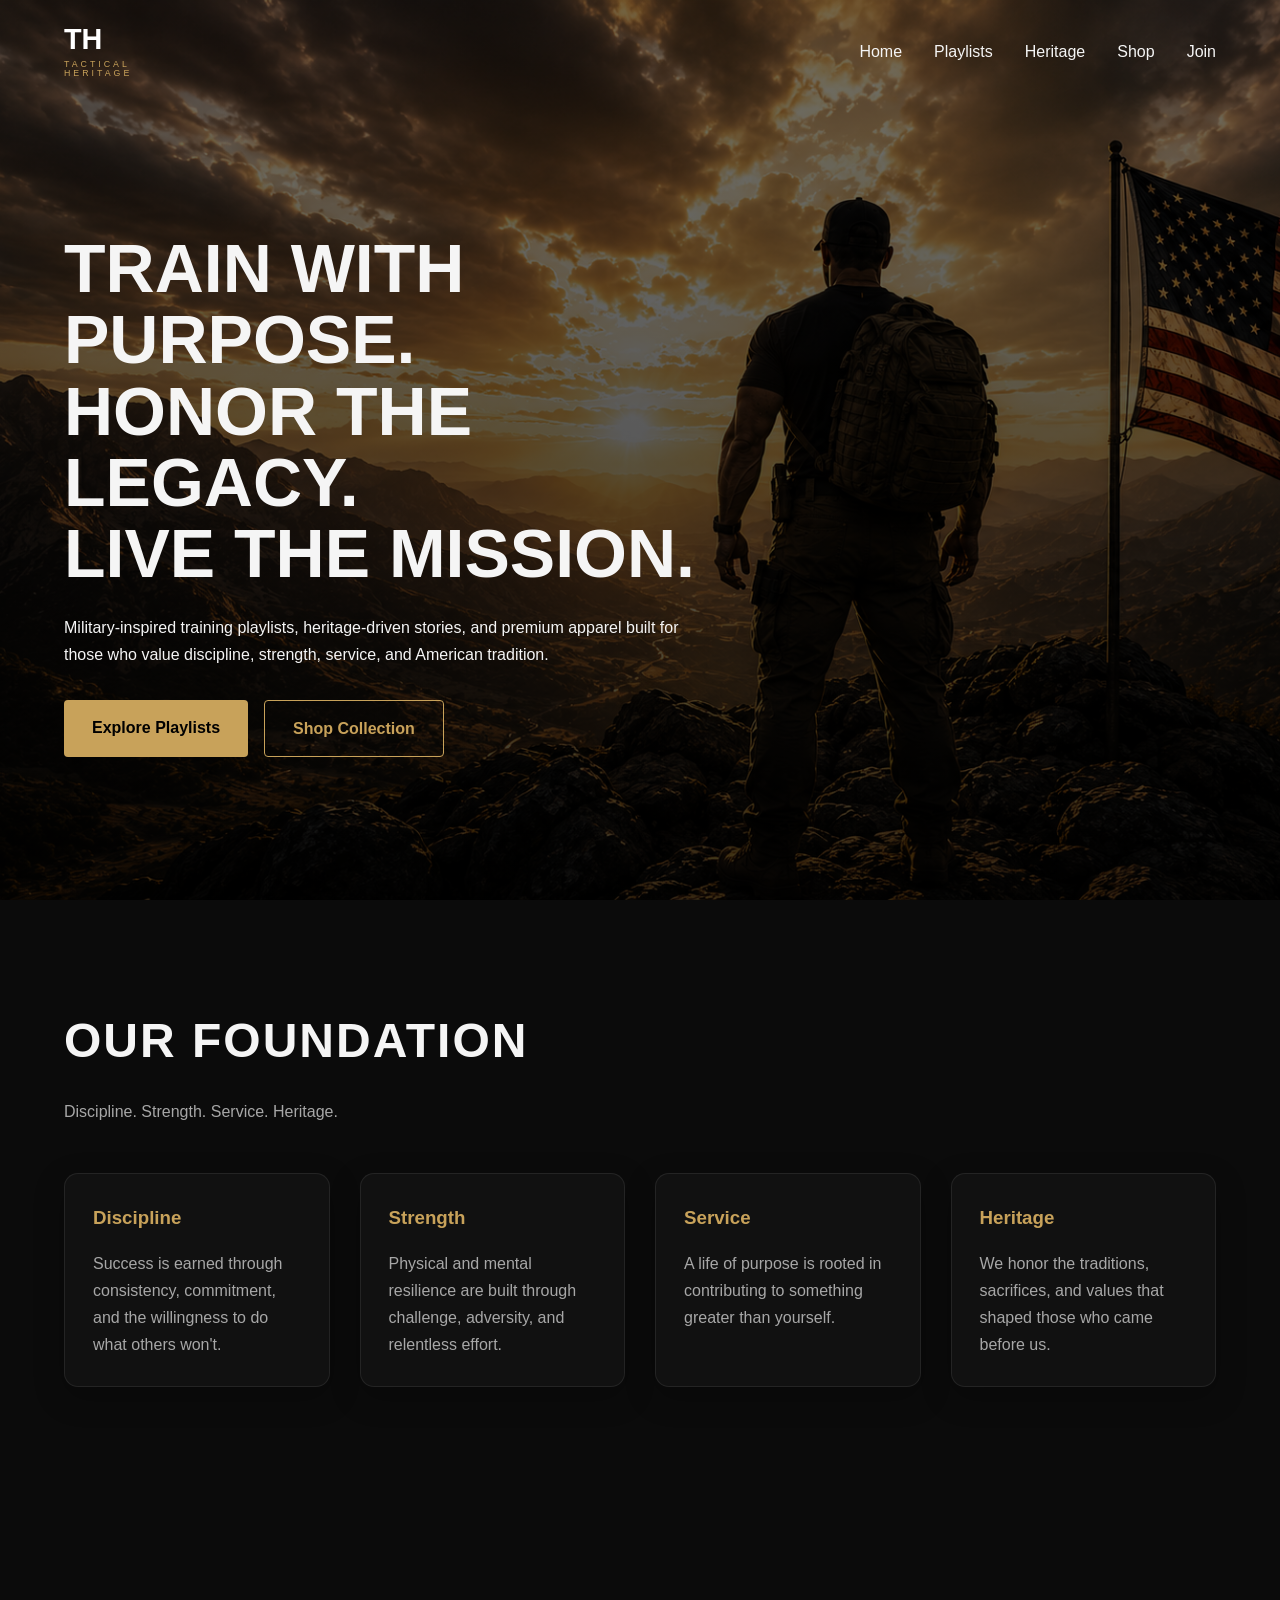
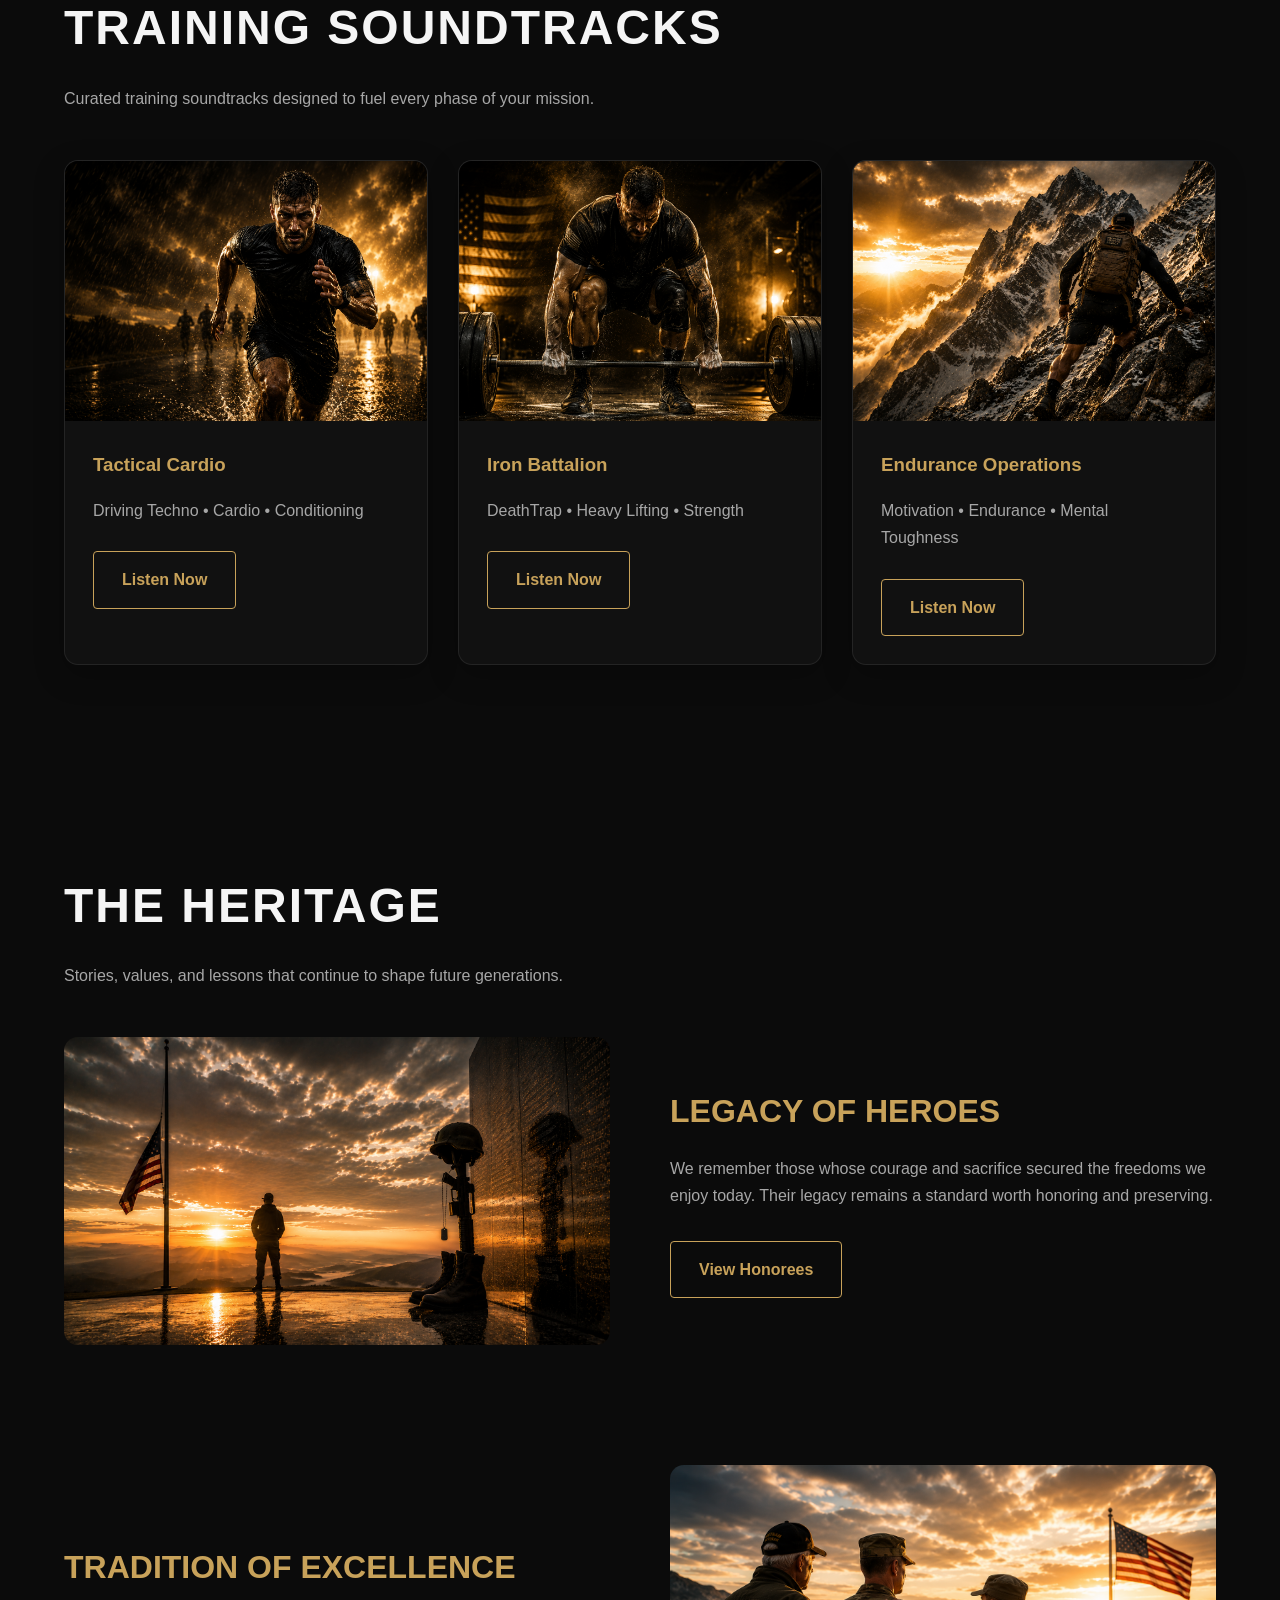
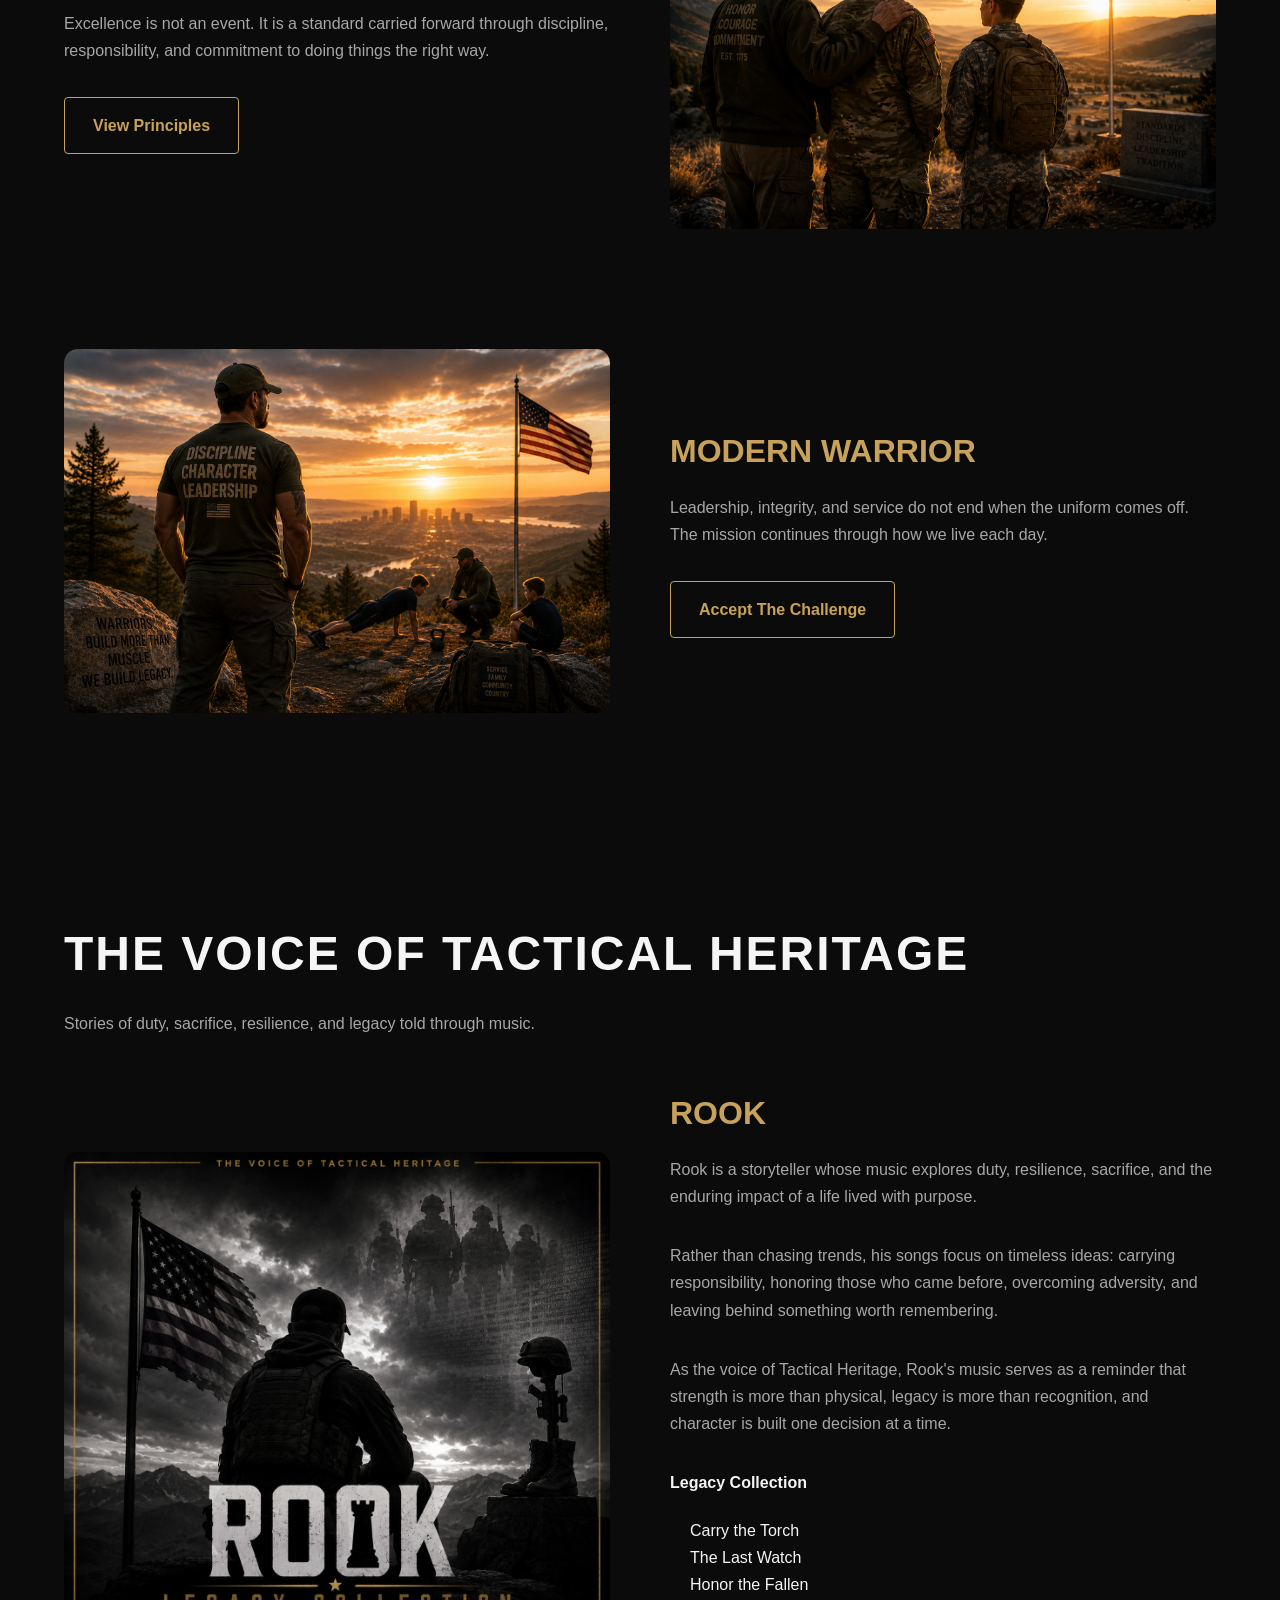
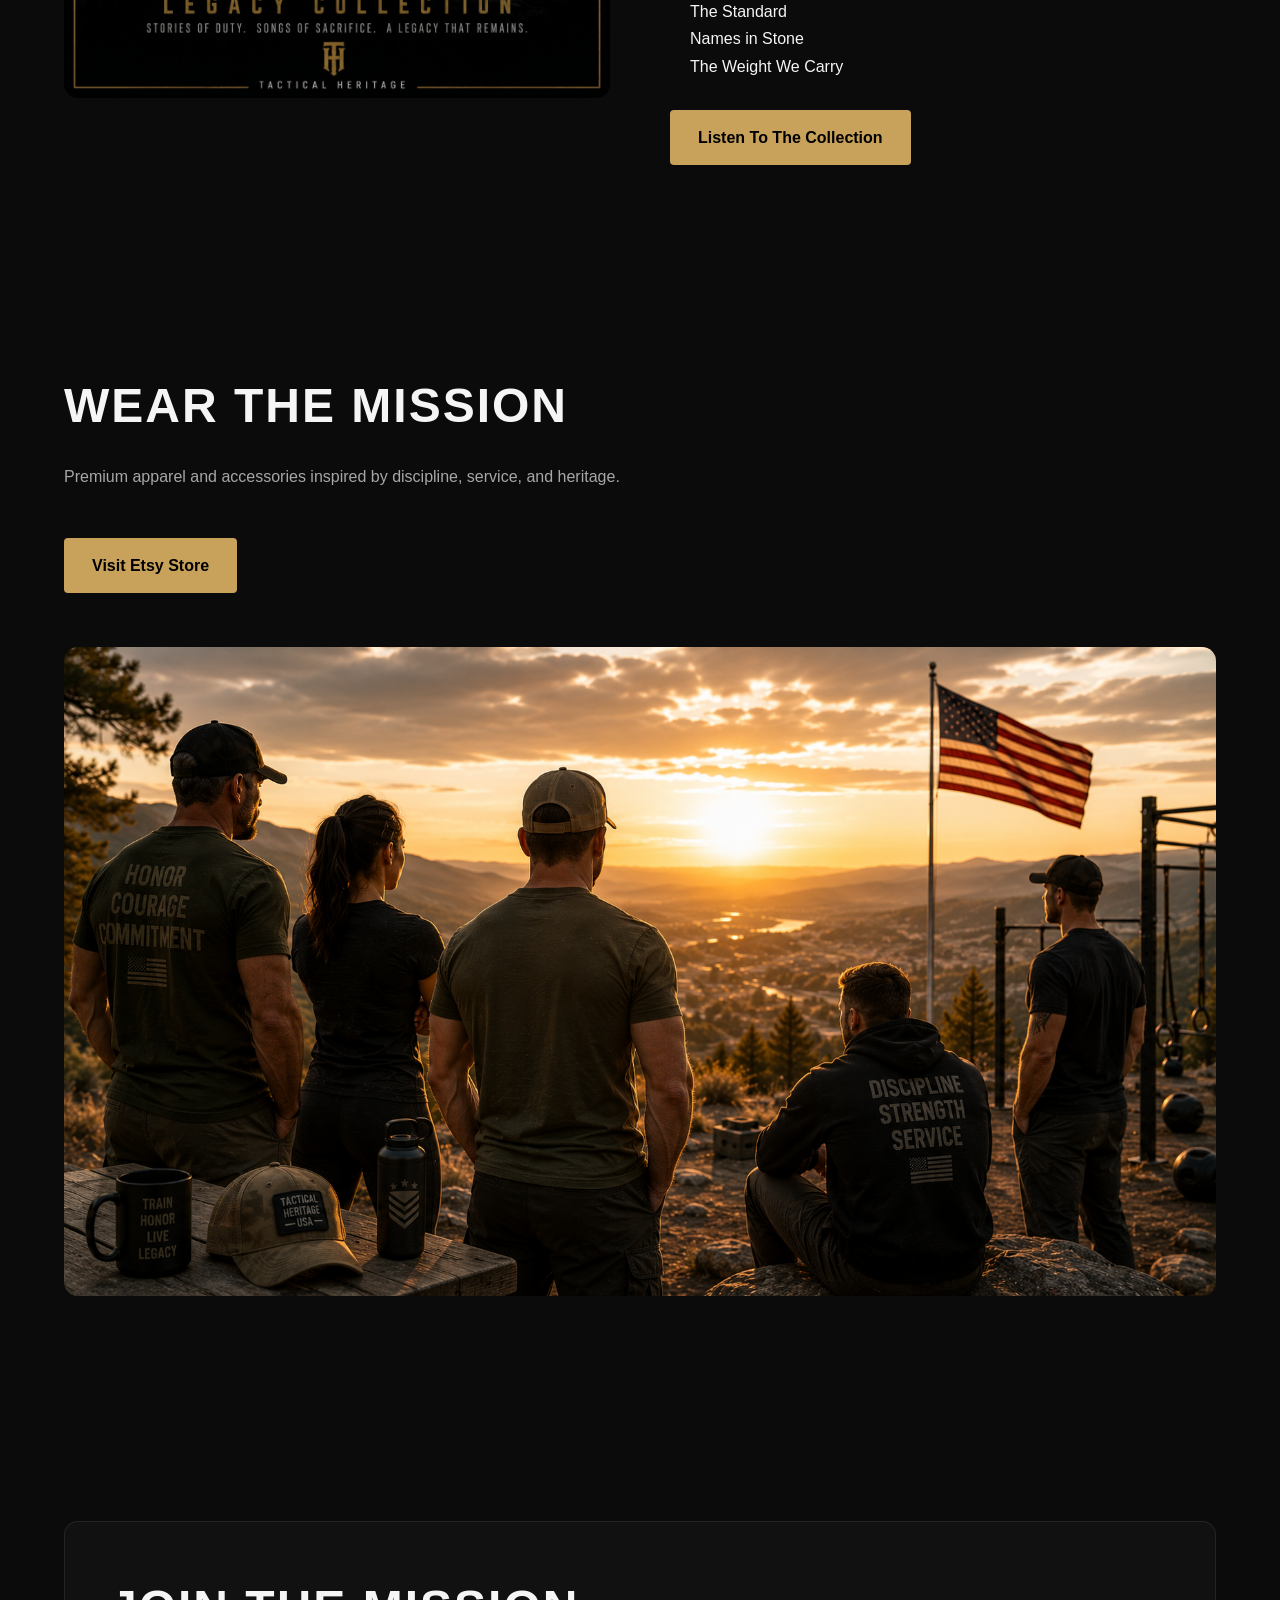
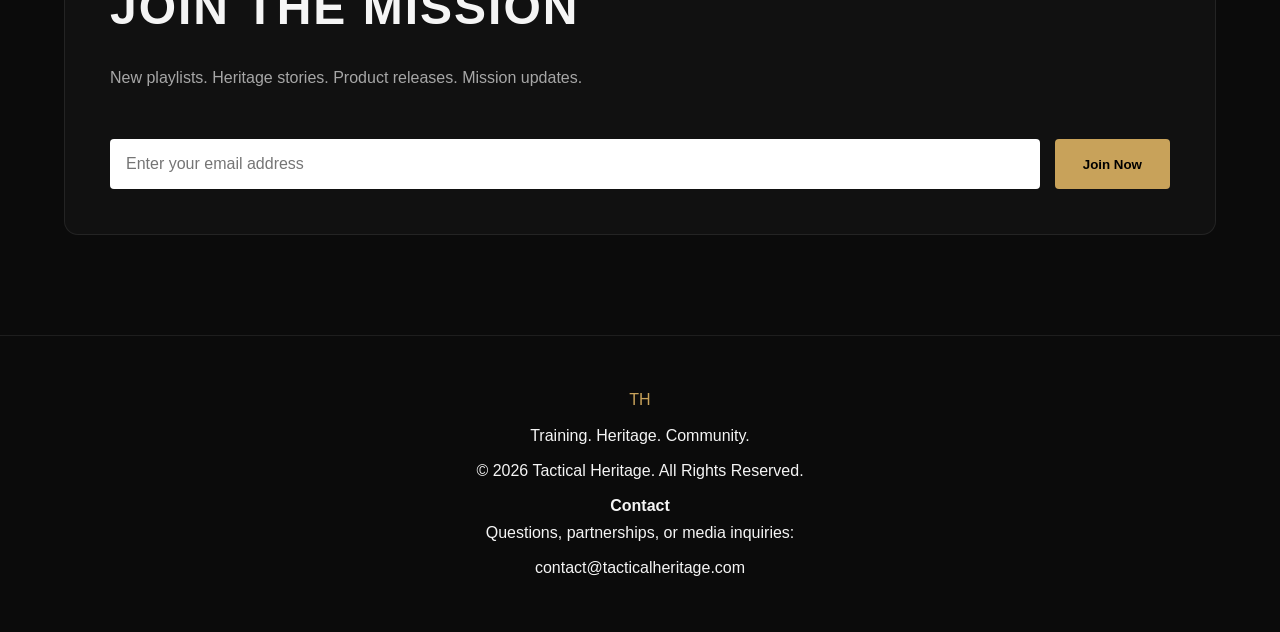
<file: index.html>
<!DOCTYPE html>
<html lang="en">

<head>

    <meta charset="UTF-8">
    <meta name="viewport" content="width=device-width, initial-scale=1.0">
<link rel="icon" href="favicon.ico" type="image/x-icon">
    <title>Tactical Heritage | Train With Purpose. Honor The Legacy.</title>

    <meta name="description"
        content="Military-inspired training playlists, heritage-driven stories, and premium apparel built for those who value discipline, strength, service, and American tradition.">

    <link rel="stylesheet" href="css/style.css">
    <link rel="stylesheet" href="css/components.css">
    <link rel="stylesheet" href="css/responsive.css">

</head>

<body>

    <!-- HEADER -->

    <header class="site-header">

        <div class="container header-inner">

            <a href="index.html" class="logo">
    <span class="logo-mark">TH</span>
    <span class="logo-text">TACTICAL</span>
    <span class="logo-text">HERITAGE</span>
</a>
            <nav>

                <ul class="nav-menu">
                    <li><a href="index.html">Home</a></li>
                    <li><a href="#playlists">Playlists</a></li>
                    <li><a href="#heritage">Heritage</a></li>
                    <li><a href="#collection">Shop</a></li>
                    <li><a href="#newsletter">Join</a></li>
                </ul>

            </nav>

        </div>

    </header>

    <!-- HERO -->

    <section class="hero">

        <div class="container">

            <div class="hero-content">

                <h1>
                    TRAIN WITH PURPOSE.<br>
                    HONOR THE LEGACY.<br>
                    LIVE THE MISSION.
                </h1>

                <p>
                    Military-inspired training playlists, heritage-driven stories, and premium apparel built for
                    those who value discipline, strength, service, and American tradition.
                </p>

                <div class="hero-buttons">

                    <a href="#playlists" class="btn btn-primary">
                        Explore Playlists
                    </a>

                    <a href="#collection" class="btn btn-outline">
                        Shop Collection
                    </a>

                </div>

            </div>

        </div>

    </section>

    <!-- FOUNDATION -->

    <section class="section">

        <div class="container">

            <h2 class="section-title">
                Our Foundation
            </h2>

            <p class="section-subtitle">
                Discipline. Strength. Service. Heritage.
            </p>

            <div class="mission-grid">

                <div class="card">
                    <div class="card-content">
                        <h3>Discipline</h3>
                        <p>
                            Success is earned through consistency, commitment, and the willingness to do what others won't.
                        </p>
                    </div>
                </div>

                <div class="card">
                    <div class="card-content">
                        <h3>Strength</h3>
                        <p>
                            Physical and mental resilience are built through challenge, adversity, and relentless effort.
                        </p>
                    </div>
                </div>

                <div class="card">
                    <div class="card-content">
                        <h3>Service</h3>
                        <p>
                            A life of purpose is rooted in contributing to something greater than yourself.
                        </p>
                    </div>
                </div>

                <div class="card">
                    <div class="card-content">
                        <h3>Heritage</h3>
                        <p>
                            We honor the traditions, sacrifices, and values that shaped those who came before us.
                        </p>
                    </div>
                </div>

            </div>

        </div>

    </section>


    <!-- PLAYLISTS -->

<section class="section" id="playlists">

    <div class="container">

        <h2 class="section-title">
            Training Soundtracks
        </h2>

        <p class="section-subtitle">
            Curated training soundtracks designed to fuel every phase of your mission.
        </p>

        <div class="mission-grid">

            <div class="card">

                <img src="assets/images/playlists/playlist-tactical-cardio.webp"
                    alt="Tactical Cardio Playlist"
                    class="card-image">

                <div class="card-content">

                    <h3>Tactical Cardio</h3>

                    <p>
                        Driving Techno • Cardio • Conditioning
                    </p>

                    <br>

                    <a href="https://youtu.be/F9jSs1-B0C8"
                        target="_blank"
                        rel="noopener noreferrer"
                        class="btn btn-outline">

                        Listen Now

                    </a>

                </div>

            </div>

            <div class="card">

                <img src="assets/images/playlists/playlist-iron-battalion.webp"
                    alt="Iron Battalion Playlist"
                    class="card-image">

                <div class="card-content">

                    <h3>Iron Battalion</h3>

                    <p>
                        DeathTrap • Heavy Lifting • Strength
                    </p>

                    <br>

                    <a href="https://youtu.be/k6athZs2uEw"
                        target="_blank"
                        rel="noopener noreferrer"
                        class="btn btn-outline">

                        Listen Now

                    </a>

                </div>

            </div>

            <div class="card">

                <img src="assets/images/playlists/playlist-endurance-operations.webp"
                    alt="Endurance Operations Playlist"
                    class="card-image">

                <div class="card-content">

                    <h3>Endurance Operations</h3>

                    <p>
                        Motivation • Endurance • Mental Toughness
                    </p>

                    <br>

                    <a href="https://youtu.be/-vaA8jodlvg"
                        target="_blank"
                        rel="noopener noreferrer"
                        class="btn btn-outline">

                        Listen Now

                    </a>

                </div>

            </div>

        </div>

    </div>

</section>
    <!-- HERITAGE -->

    <section class="section" id="heritage">

        <div class="container">

            <h2 class="section-title">
                The Heritage
            </h2>

            <p class="section-subtitle">
                Stories, values, and lessons that continue to shape future generations.
            </p>

            <div class="heritage-story">

                <div class="heritage-image">

                    <img src="assets/images/heritage/heritage-legacy-of-heroes.webp"
                        alt="Legacy of Heroes">

                </div>

                <div class="heritage-content">

                    <h3>Legacy of Heroes</h3>

                    <p>
                        We remember those whose courage and sacrifice secured the freedoms we enjoy today. Their legacy remains a standard worth honoring and preserving.
                    </p>

                    <a href="pages/legacy-of-heroes.html" class="btn btn-outline">
    View Honorees
</a>

                </div>

            </div>

            <div class="heritage-story reverse">

                <div class="heritage-image">

                    <img src="assets/images/heritage/heritage-tradition-of-excellence.webp"
                        alt="Tradition of Excellence">

                </div>

                <div class="heritage-content">

                    <h3>Tradition of Excellence</h3>

                    <p>
                        Excellence is not an event. It is a standard carried forward through discipline, responsibility, and commitment to doing things the right way.
                    </p>

                    <a href="pages/tradition-of-excellence.html"
   class="btn btn-outline">

   View Principles

</a>

                </div>

            </div>

            <div class="heritage-story">

                <div class="heritage-image">

                    <img src="assets/images/heritage/heritage-modern-warrior.webp"
                        alt="Modern Warrior">

                </div>

                <div class="heritage-content">

                    <h3>Modern Warrior</h3>

                    <p>
                        Leadership, integrity, and service do not end when the uniform comes off. The mission continues through how we live each day.
                    </p>

                    <a href="pages/modern-warrior.html" class="btn btn-outline">
    Accept The Challenge
</a>

                </div>

            </div>

        </div>

    </section>
<!-- ROOK -->

<section class="section">

    <div class="container">

        <h2 class="section-title">
            THE VOICE OF TACTICAL HERITAGE
        </h2>

        <p class="section-subtitle">
            Stories of duty, sacrifice, resilience, and legacy told through music.
        </p>

        <div class="heritage-story">

            <div class="heritage-image">

                <img src="assets/images/rook/legacy-collection-cover.jpg"
                     alt="Rook Legacy Collection">

            </div>

            <div class="heritage-content">

                <h3>ROOK</h3>

                <p>
                    Rook is a storyteller whose music explores duty,
                    resilience, sacrifice, and the enduring impact of
                    a life lived with purpose.
                </p>

                <p>
                    Rather than chasing trends, his songs focus on
                    timeless ideas: carrying responsibility,
                    honoring those who came before, overcoming adversity,
                    and leaving behind something worth remembering.
                </p>

                <p>
                    As the voice of Tactical Heritage, Rook's music
                    serves as a reminder that strength is more than
                    physical, legacy is more than recognition, and
                    character is built one decision at a time.
                </p>

                <h4>Legacy Collection</h4>

                <ul style="margin:20px 0 30px 20px;">

                    <li>Carry the Torch</li>
                    <li>The Last Watch</li>
                    <li>Honor the Fallen</li>
                    <li>The Standard</li>
                    <li>Names in Stone</li>
                    <li>The Weight We Carry</li>

                </ul>

                <a href="https://youtube.com/playlist?list=PL-4b95pziiq5GKFoUBWj3UoPkRAznXWWA&si=_QoJnvgqJRnRWKZW"
                   target="_blank"
                   rel="noopener noreferrer"
                   class="btn btn-primary">

                    Listen To The Collection

                </a>

            </div>

        </div>

    </div>

</section>
    <!-- COLLECTION -->

    <section class="section" id="collection">

        <div class="container">

            <h2 class="section-title">
                Wear The Mission
            </h2>

            <p class="section-subtitle">
                Premium apparel and accessories inspired by discipline, service, and heritage.
            </p>

            <a href="https://www.etsy.com/shop/TacticalHeritageUSA"
                target="_blank"
                rel="noopener noreferrer"
                class="btn btn-primary">

                Visit Etsy Store

            </a>

            <br><br><br>

            <div class="collection-banner">

                <img src="assets/images/shop/shop-featured-collection-banner.webp"
                    alt="Tactical Heritage Community">

            </div>

        </div>

    </section>

    <!-- NEWSLETTER -->

    <section class="section" id="newsletter">

        <div class="container">

            <div class="newsletter">

                <h2 class="section-title">
                    Join The Mission
                </h2>

                <p class="section-subtitle">
                    New playlists. Heritage stories. Product releases. Mission updates.
                </p>

               <form
    class="newsletter-form"
    action="https://formspree.io/f/xlgkdwrn"
    method="POST">

    <input
        type="hidden"
        name="_subject"
        value="New Tactical Heritage Newsletter Signup">

    <input
        type="email"
        name="email"
        placeholder="Enter your email address"
        required>

    <button
        type="submit"
        class="btn btn-primary">

        Join Now

    </button>

</form>

            </div>

        </div>

    </section>

    <!-- FOOTER -->

    <footer class="site-footer">

        <div class="container">

            <p class="gold">
                TH
            </p>

            <p>
                Training. Heritage. Community.
            </p>

            <p>
                © 2026 Tactical Heritage. All Rights Reserved.
            </p>
<div class="footer-contact">
    <h4>Contact</h4>
    <p>Questions, partnerships, or media inquiries:</p>
    <a href="mailto:contact@tacticalheritage.com">contact@tacticalheritage.com</a>
</div>
        </div>

    </footer>

    <script src="js/main.js"></script>

</body>

</html>
</file>
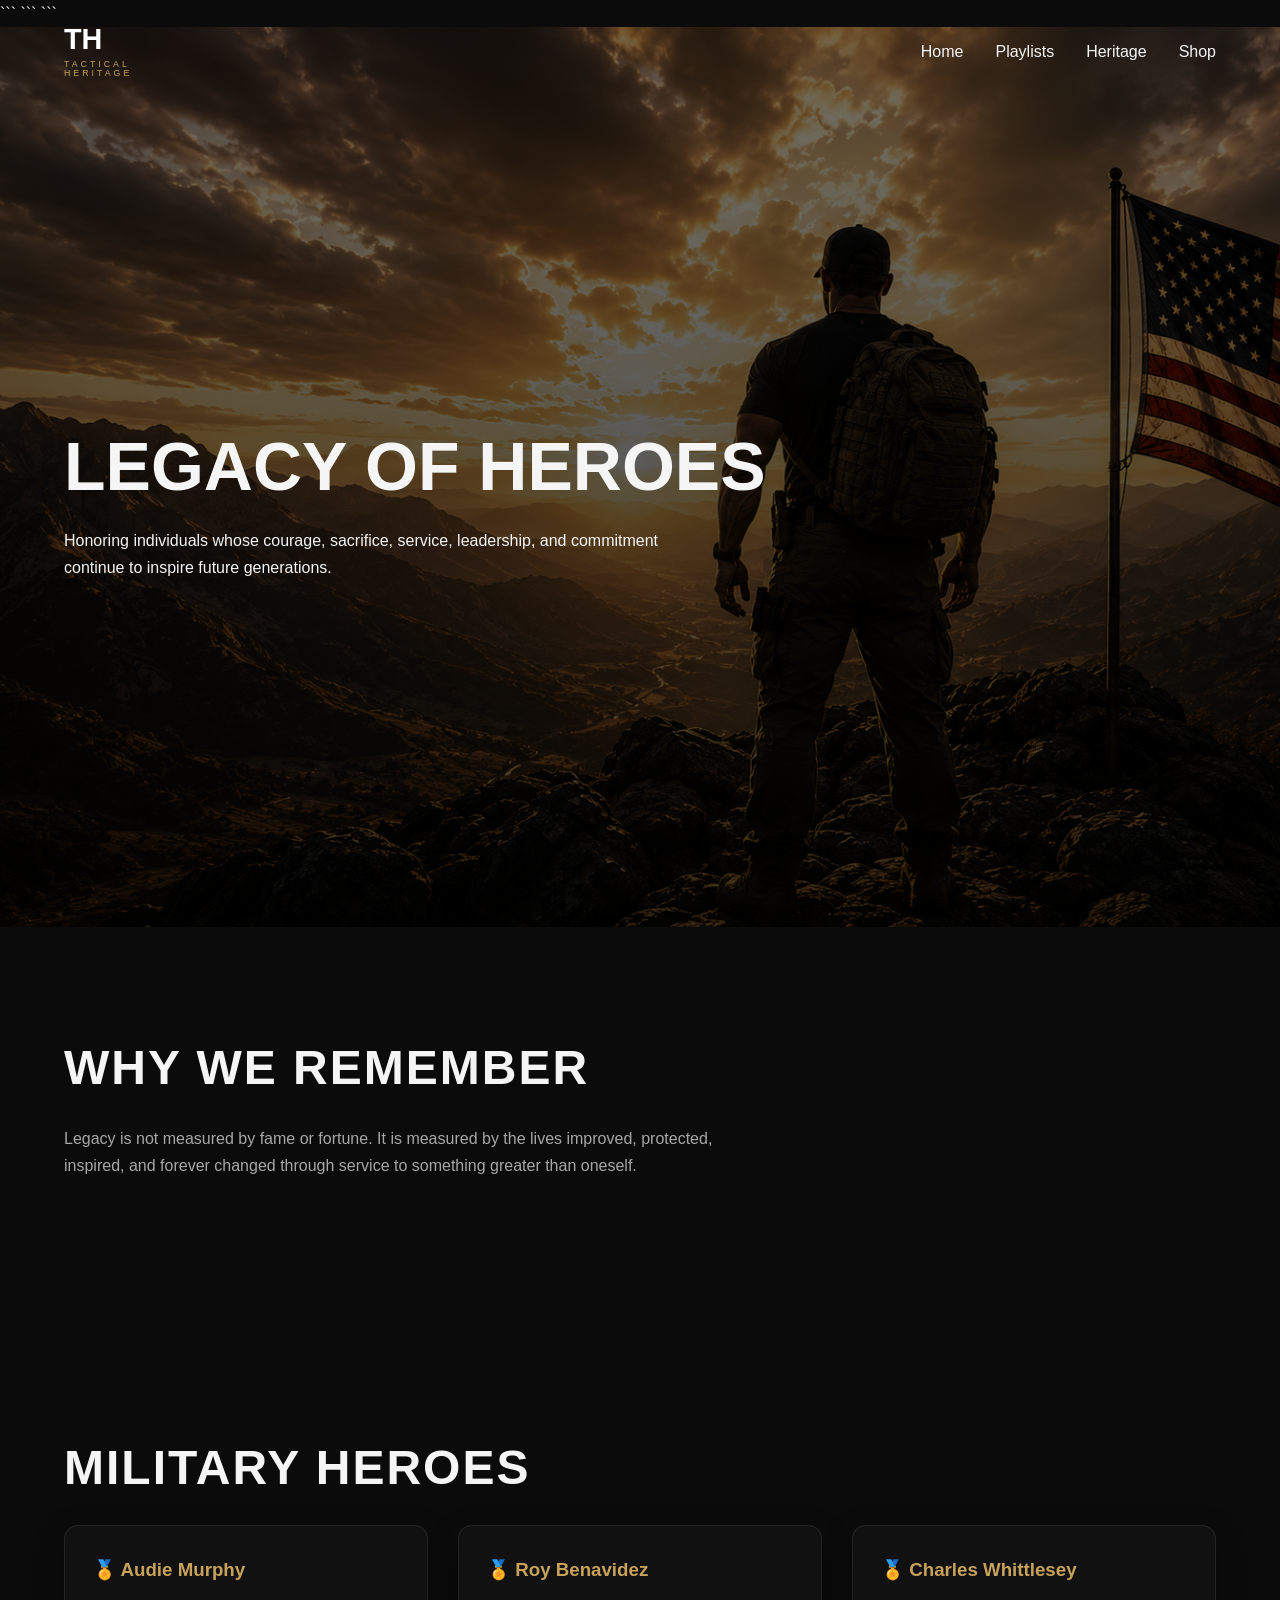
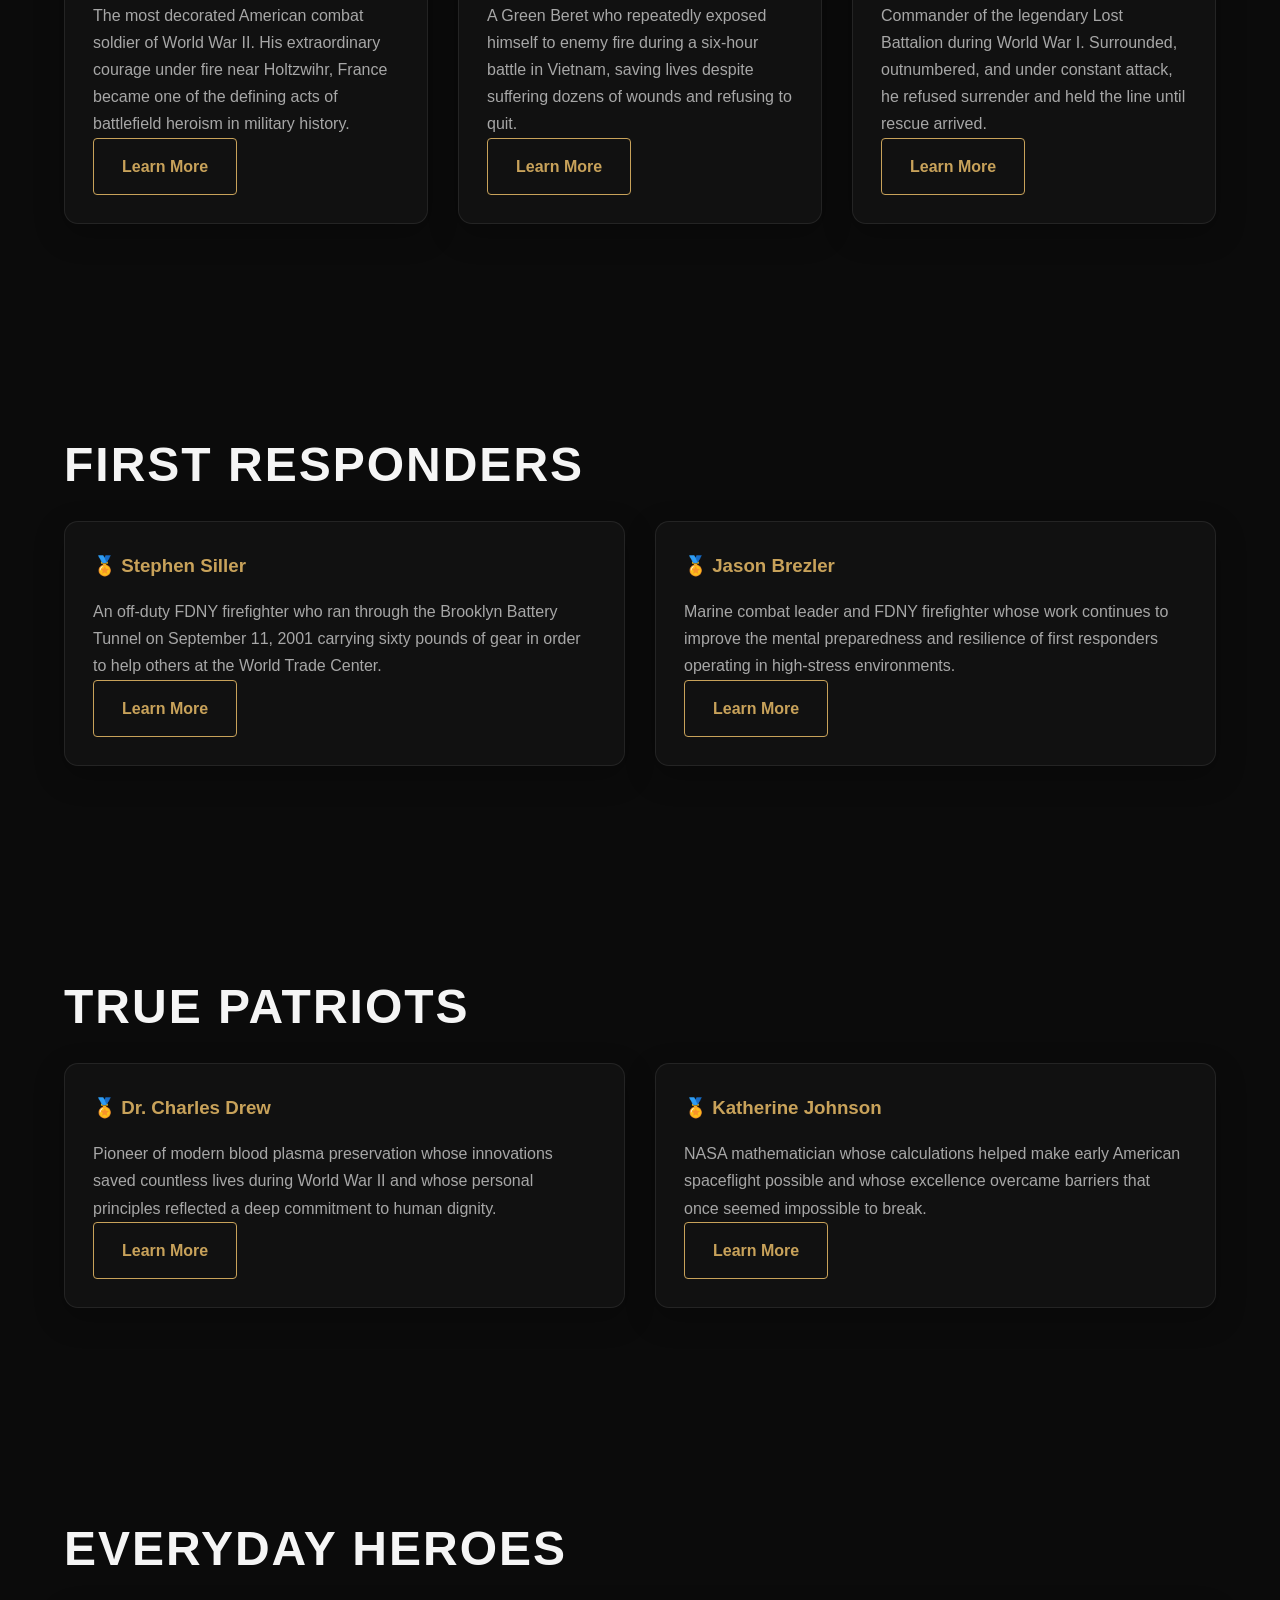
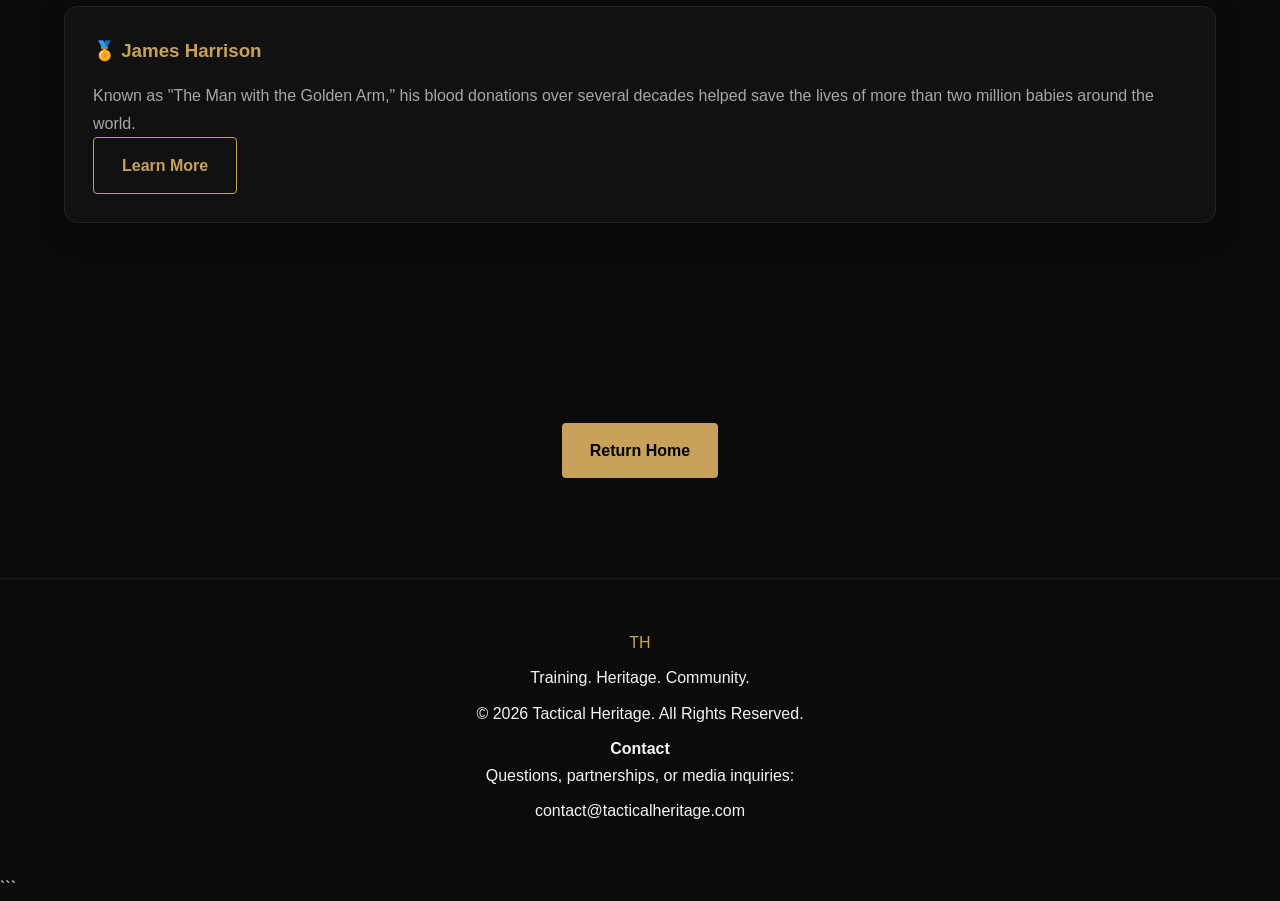
<file: pages/legacy-of-heroes.html>
<!DOCTYPE html>

<html lang="en">

<head>

```
<meta charset="UTF-8">
<meta name="viewport" content="width=device-width, initial-scale=1.0">

<title>Legacy of Heroes | Tactical Heritage</title>

<meta name="description"
    content="Honoring individuals whose courage, sacrifice, service, and commitment continue to inspire future generations.">

<link rel="stylesheet" href="../css/style.css">
<link rel="stylesheet" href="../css/components.css">
<link rel="stylesheet" href="../css/responsive.css">
```

</head>

<body>

```
<!-- HEADER -->

<header class="site-header">

    <div class="container header-inner">

        <a href="../index.html" class="logo">
            <span class="logo-mark">TH</span>
            <span class="logo-text">TACTICAL</span>
            <span class="logo-text">HERITAGE</span>
        </a>

        <nav>

            <ul class="nav-menu">
                <li><a href="../index.html">Home</a></li>
                <li><a href="../index.html#playlists">Playlists</a></li>
                <li><a href="../index.html#heritage">Heritage</a></li>
                <li><a href="../index.html#collection">Shop</a></li>
            </ul>

        </nav>

    </div>

</header>

<!-- HERO -->

<section class="hero">

    <div class="container">

        <div class="hero-content">

            <h1>
                LEGACY OF HEROES
            </h1>

            <p>
                Honoring individuals whose courage, sacrifice, service,
                leadership, and commitment continue to inspire future generations.
            </p>

        </div>

    </div>

</section>

<!-- MISSION -->

<section class="section">

    <div class="container">

        <h2 class="section-title">
            Why We Remember
        </h2>

        <p class="section-subtitle">
            Legacy is not measured by fame or fortune. It is measured by the
            lives improved, protected, inspired, and forever changed through
            service to something greater than oneself.
        </p>

    </div>

</section>

<!-- MILITARY HEROES -->

<section class="section">

    <div class="container">

        <h2 class="section-title">
            Military Heroes
        </h2>

        <div class="mission-grid">

            <div class="card">
                <div class="card-content">
                    <h3>🏅 Audie Murphy</h3>
                    <p>
                        The most decorated American combat soldier of World War II. His extraordinary courage under fire near Holtzwihr, France became one of the defining acts of battlefield heroism in military history.
                    </p>
                    <a href="https://en.wikipedia.org/wiki/Audie_Murphy
" target="_blank" rel="noopener noreferrer" class="btn btn-outline">
                        Learn More
                    </a>
                </div>
            </div>

            <div class="card">
                <div class="card-content">
                    <h3>🏅 Roy Benavidez</h3>
                    <p>
                        A Green Beret who repeatedly exposed himself to enemy fire during a six-hour battle in Vietnam, saving lives despite suffering dozens of wounds and refusing to quit.
                    </p>
                    <a href="https://en.wikipedia.org/wiki/Roy_Benavidez" target="_blank" rel="noopener noreferrer" class="btn btn-outline">
                        Learn More
                    </a>
                </div>
            </div>

            <div class="card">
                <div class="card-content">
                    <h3>🏅 Charles Whittlesey</h3>
                    <p>
                        Commander of the legendary Lost Battalion during World War I. Surrounded, outnumbered, and under constant attack, he refused surrender and held the line until rescue arrived.
                    </p>
                    <a href="https://en.wikipedia.org/wiki/Charles_Whittlesey_(geologist)" target="_blank" rel="noopener noreferrer" class="btn btn-outline">
                        Learn More
                    </a>
                </div>
            </div>

        </div>

    </div>

</section>

<!-- FIRST RESPONDERS -->

<section class="section">

    <div class="container">

        <h2 class="section-title">
            First Responders
        </h2>

        <div class="mission-grid">

            <div class="card">
                <div class="card-content">
                    <h3>🏅 Stephen Siller</h3>
                    <p>
                        An off-duty FDNY firefighter who ran through the Brooklyn Battery Tunnel on September 11, 2001 carrying sixty pounds of gear in order to help others at the World Trade Center.
                    </p>
                    <a href="https://t2t.org/stephens-story/" target="_blank" rel="noopener noreferrer" class="btn btn-outline">
                        Learn More
                    </a>
                </div>
            </div>

            <div class="card">
                <div class="card-content">
                    <h3>🏅 Jason Brezler</h3>
                    <p>
                        Marine combat leader and FDNY firefighter whose work continues to improve the mental preparedness and resilience of first responders operating in high-stress environments.
                    </p>
                    <a href="https://leadershipunderfire.com/team/jason-brezler/" target="_blank" rel="noopener noreferrer" class="btn btn-outline">
                        Learn More
                    </a>
                </div>
            </div>

        </div>

    </div>

</section>

<!-- TRUE PATRIOTS -->

<section class="section">

    <div class="container">

        <h2 class="section-title">
            True Patriots
        </h2>

        <div class="mission-grid">

            <div class="card">
                <div class="card-content">
                    <h3>🏅 Dr. Charles Drew</h3>
                    <p>
                        Pioneer of modern blood plasma preservation whose innovations saved countless lives during World War II and whose personal principles reflected a deep commitment to human dignity.
                    </p>
                    <a href="https://www.invent.org/inductees/charles-richard-drew" target="_blank" rel="noopener noreferrer" class="btn btn-outline">
                        Learn More
                    </a>
                </div>
            </div>

            <div class="card">
                <div class="card-content">
                    <h3>🏅 Katherine Johnson</h3>
                    <p>
                        NASA mathematician whose calculations helped make early American spaceflight possible and whose excellence overcame barriers that once seemed impossible to break.
                    </p>
                    <a href="https://en.wikipedia.org/wiki/Katherine_Johnson" target="_blank" rel="noopener noreferrer" class="btn btn-outline">
                        Learn More
                    </a>
                </div>
            </div>

        </div>

    </div>

</section>

<!-- EVERYDAY HEROES -->

<section class="section">

    <div class="container">

        <h2 class="section-title">
            Everyday Heroes
        </h2>

        <div class="mission-grid">

            <div class="card">
                <div class="card-content">
                    <h3>🏅 James Harrison</h3>
                    <p>
                        Known as "The Man with the Golden Arm," his blood donations over several decades helped save the lives of more than two million babies around the world.
                    </p>
                    <a href="https://en.wikipedia.org/wiki/James_Harrison_(blood_donor)" target="_blank" rel="noopener noreferrer" class="btn btn-outline">
                        Learn More
                    </a>
                </div>
            </div>

        </div>

    </div>

</section>

<!-- RETURN HOME -->

<section class="section">

    <div class="container" style="text-align:center;">

        <a href="../index.html" class="btn btn-primary">
            Return Home
        </a>

    </div>

</section>

<!-- FOOTER -->

<footer class="site-footer">

    <div class="container">

        <p class="gold">
            TH
        </p>

        <p>
            Training. Heritage. Community.
        </p>

        <p>
            © 2026 Tactical Heritage. All Rights Reserved.
        </p>

        <div class="footer-contact">
            <h4>Contact</h4>
            <p>Questions, partnerships, or media inquiries:</p>
            <a href="mailto:contact@tacticalheritage.com">
                contact@tacticalheritage.com
            </a>
        </div>

    </div>

</footer>
```

</body>

</html>
</file>
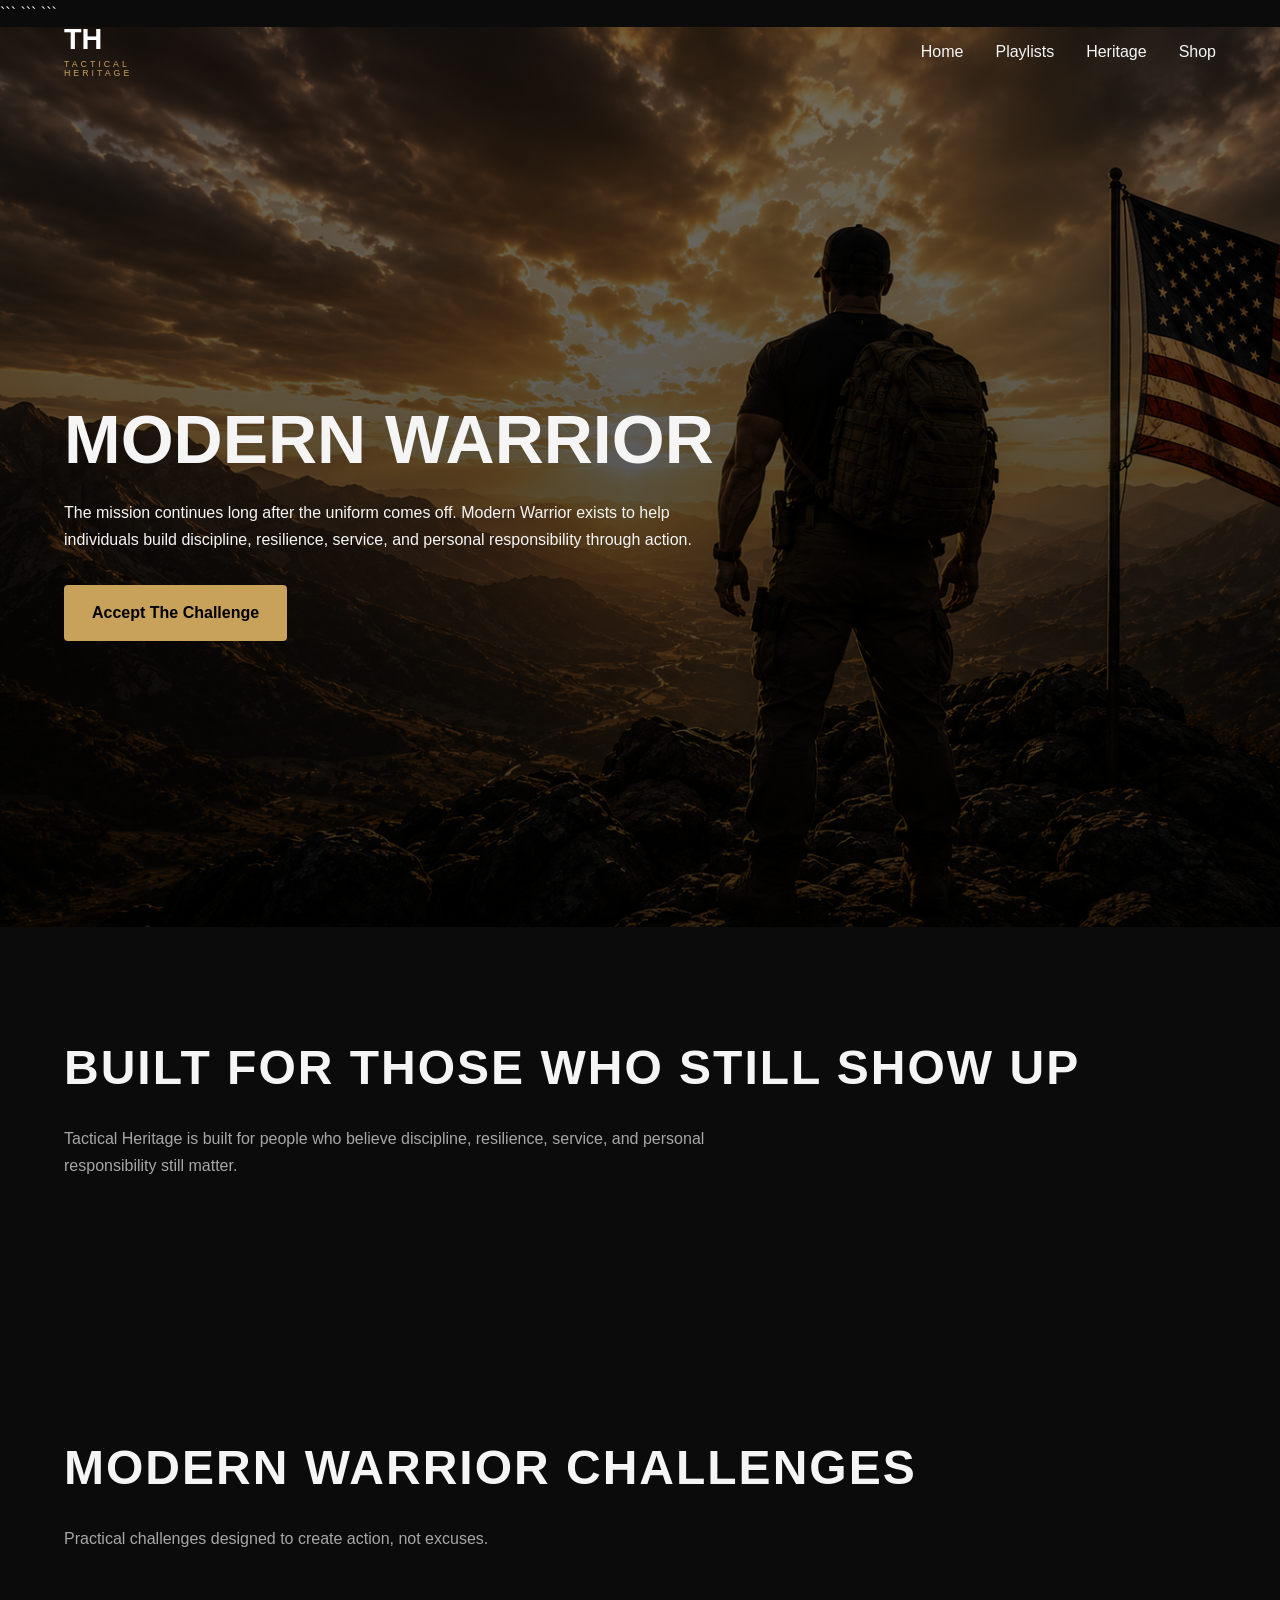
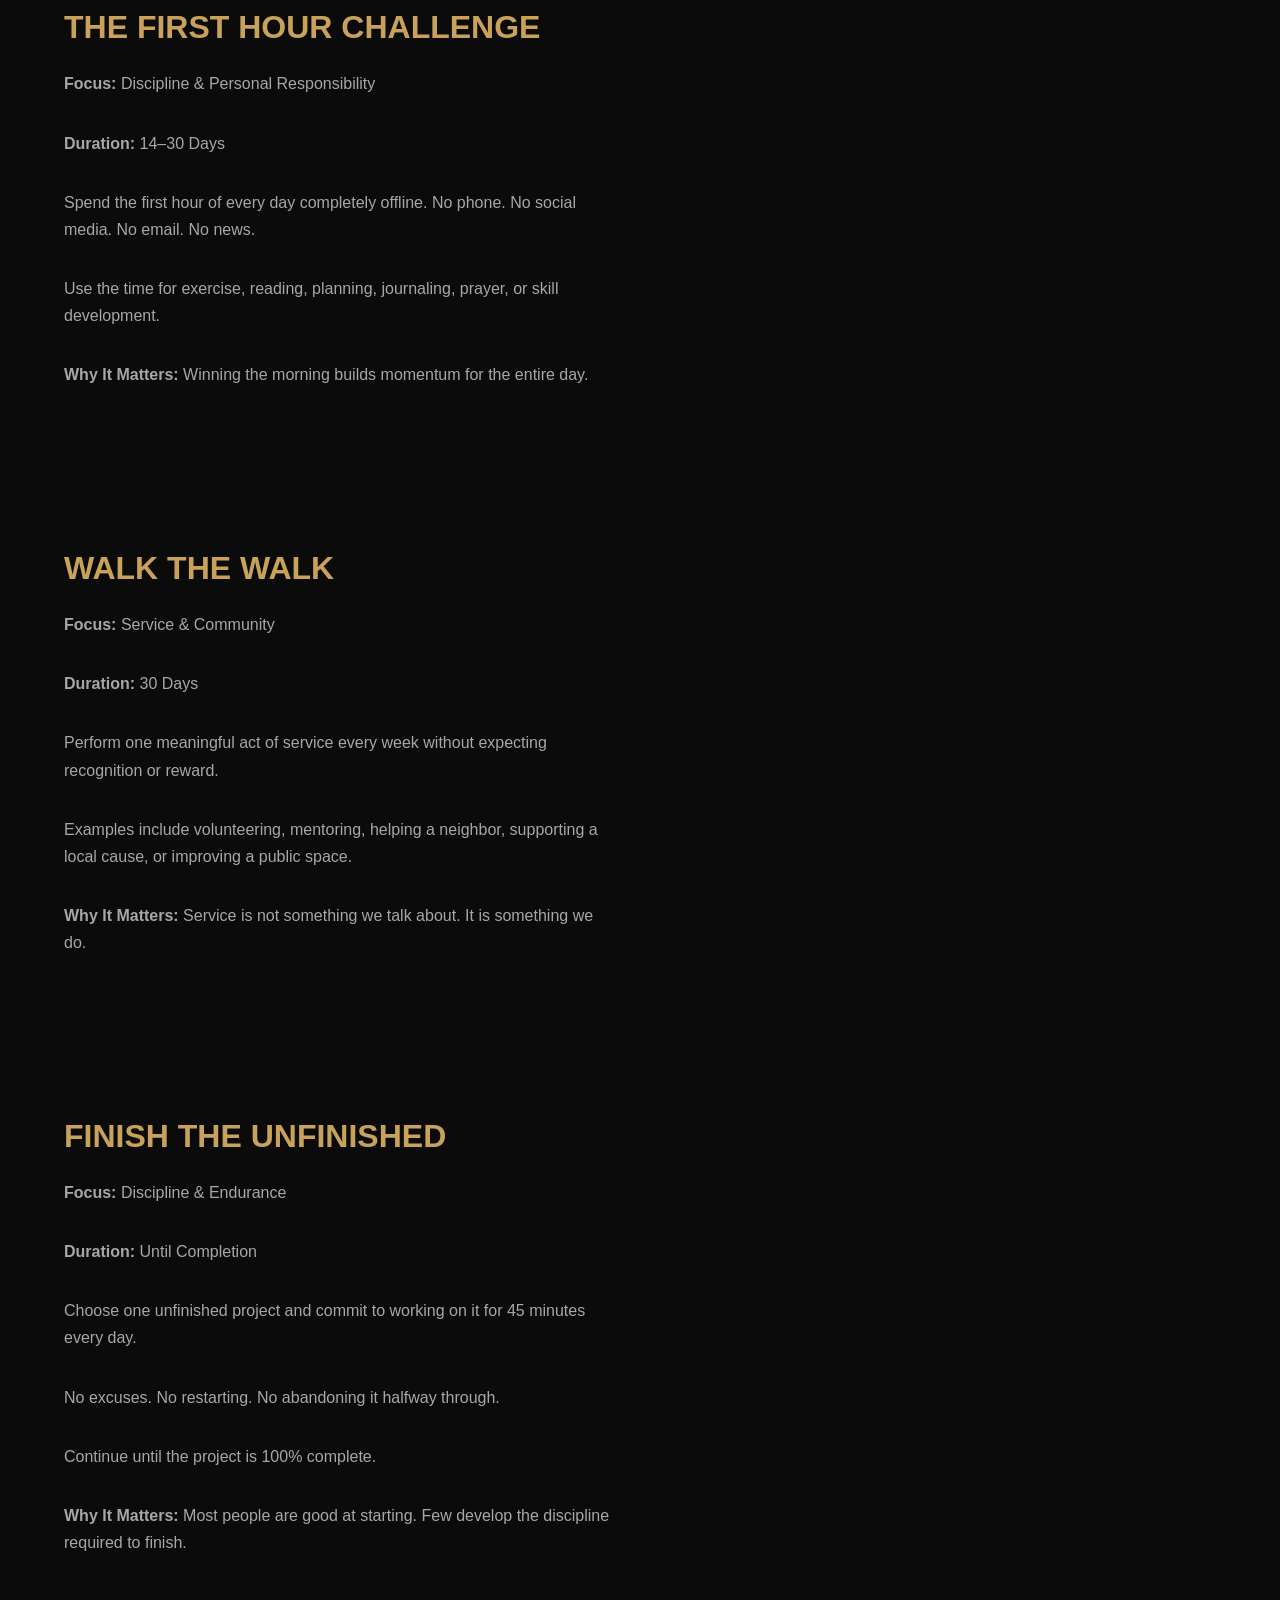
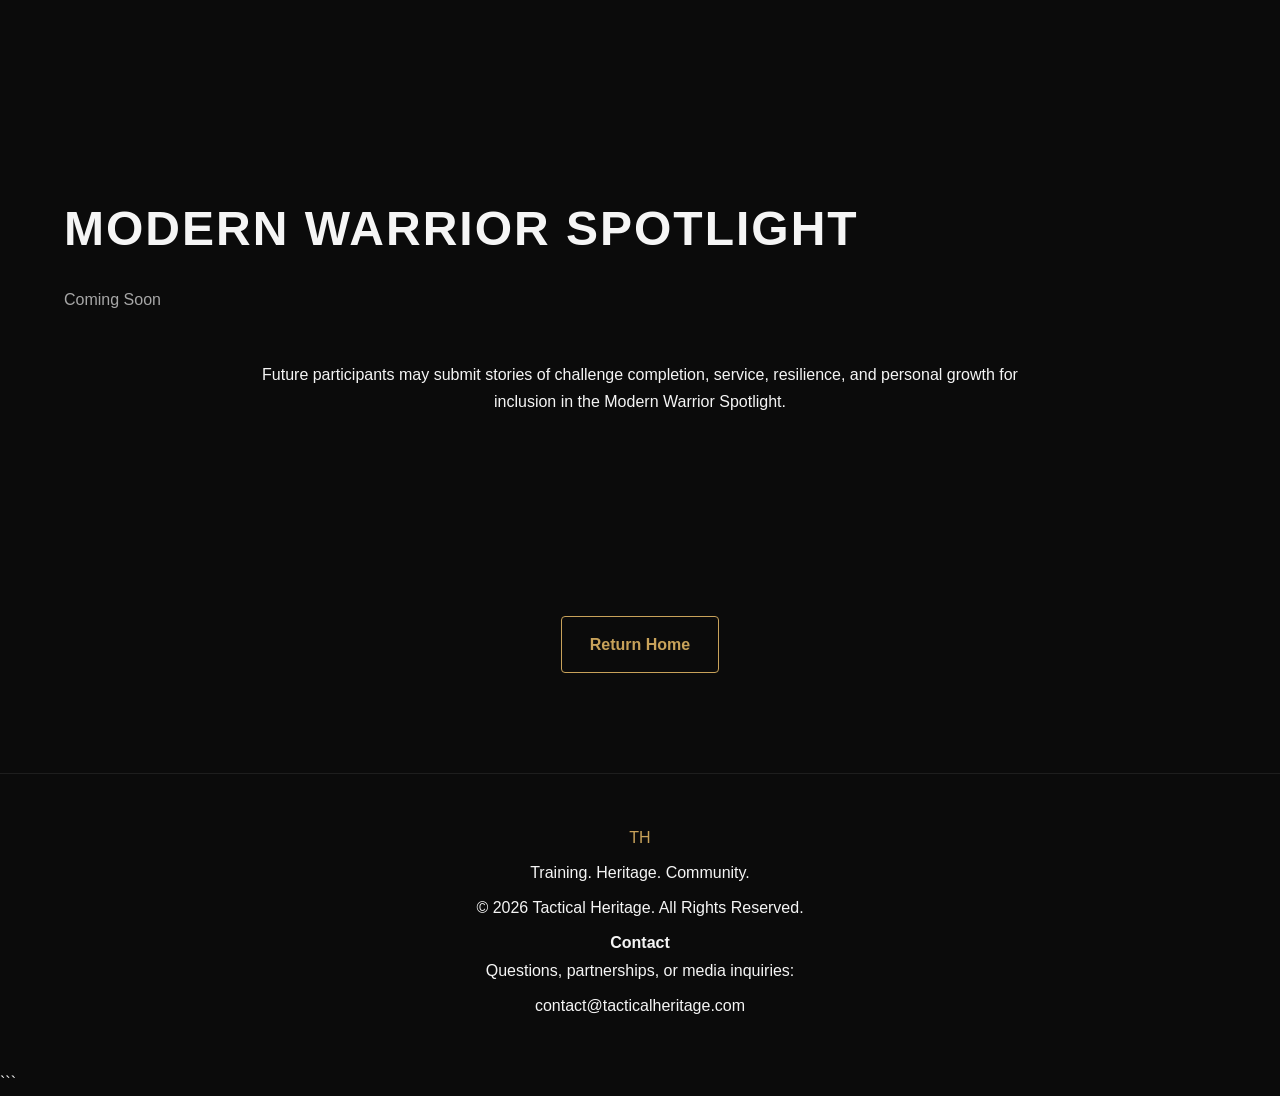
<file: pages/modern-warrior.html>
<!DOCTYPE html>

<html lang="en">

<head>

```
<meta charset="UTF-8">
<meta name="viewport" content="width=device-width, initial-scale=1.0">

<title>Modern Warrior | Tactical Heritage</title>

<meta name="description"
    content="Modern Warrior challenges designed to build discipline, resilience, service, and personal responsibility through action.">

<link rel="stylesheet" href="../css/style.css">
<link rel="stylesheet" href="../css/components.css">
<link rel="stylesheet" href="../css/responsive.css">
```

</head>

<body>

```
<!-- HEADER -->

<header class="site-header">

    <div class="container header-inner">

        <a href="../index.html" class="logo">
            <span class="logo-mark">TH</span>
            <span class="logo-text">TACTICAL</span>
            <span class="logo-text">HERITAGE</span>
        </a>

        <nav>

            <ul class="nav-menu">
                <li><a href="../index.html">Home</a></li>
                <li><a href="../index.html#playlists">Playlists</a></li>
                <li><a href="../index.html#heritage">Heritage</a></li>
                <li><a href="../index.html#collection">Shop</a></li>
            </ul>

        </nav>

    </div>

</header>

<!-- HERO -->

<section class="hero">

    <div class="container">

        <div class="hero-content">

            <h1>
                MODERN WARRIOR
            </h1>

            <p>
                The mission continues long after the uniform comes off.
                Modern Warrior exists to help individuals build discipline,
                resilience, service, and personal responsibility through action.
            </p>

            <a href="#challenges" class="btn btn-primary">
                Accept The Challenge
            </a>

        </div>

    </div>

</section>

<!-- INTRO -->

<section class="section">

    <div class="container">

        <h2 class="section-title">
            Built For Those Who Still Show Up
        </h2>

        <p class="section-subtitle">
            Tactical Heritage is built for people who believe discipline,
            resilience, service, and personal responsibility still matter.
        </p>

    </div>

</section>

<!-- CHALLENGES -->

<section class="section" id="challenges">

    <div class="container">

        <h2 class="section-title">
            Modern Warrior Challenges
        </h2>

        <p class="section-subtitle">
            Practical challenges designed to create action, not excuses.
        </p>

        <!-- CHALLENGE 1 -->

        <div class="heritage-story">

            <div class="heritage-content">

                <h3>The First Hour Challenge</h3>

                <p>
                    <strong>Focus:</strong> Discipline & Personal Responsibility
                </p>

                <p>
                    <strong>Duration:</strong> 14–30 Days
                </p>

                <p>
                    Spend the first hour of every day completely offline.
                    No phone. No social media. No email. No news.
                </p>

                <p>
                    Use the time for exercise, reading, planning,
                    journaling, prayer, or skill development.
                </p>

                <p>
                    <strong>Why It Matters:</strong>
                    Winning the morning builds momentum for the entire day.
                </p>

            </div>

        </div>

        <!-- CHALLENGE 2 -->

        <div class="heritage-story reverse">

            <div class="heritage-content">

                <h3>Walk The Walk</h3>

                <p>
                    <strong>Focus:</strong> Service & Community
                </p>

                <p>
                    <strong>Duration:</strong> 30 Days
                </p>

                <p>
                    Perform one meaningful act of service every week
                    without expecting recognition or reward.
                </p>

                <p>
                    Examples include volunteering, mentoring,
                    helping a neighbor, supporting a local cause,
                    or improving a public space.
                </p>

                <p>
                    <strong>Why It Matters:</strong>
                    Service is not something we talk about.
                    It is something we do.
                </p>

            </div>

        </div>

        <!-- CHALLENGE 3 -->

        <div class="heritage-story">

            <div class="heritage-content">

                <h3>Finish The Unfinished</h3>

                <p>
                    <strong>Focus:</strong> Discipline & Endurance
                </p>

                <p>
                    <strong>Duration:</strong> Until Completion
                </p>

                <p>
                    Choose one unfinished project and commit to
                    working on it for 45 minutes every day.
                </p>

                <p>
                    No excuses. No restarting.
                    No abandoning it halfway through.
                </p>

                <p>
                    Continue until the project is 100% complete.
                </p>

                <p>
                    <strong>Why It Matters:</strong>
                    Most people are good at starting.
                    Few develop the discipline required to finish.
                </p>

            </div>

        </div>

    </div>

</section>

<!-- SPOTLIGHT -->

<section class="section">

    <div class="container">

        <h2 class="section-title">
            Modern Warrior Spotlight
        </h2>

        <p class="section-subtitle">
            Coming Soon
        </p>

        <p style="text-align:center; max-width:800px; margin:auto;">
            Future participants may submit stories of challenge completion,
            service, resilience, and personal growth for inclusion in the
            Modern Warrior Spotlight.
        </p>

    </div>

</section>

<!-- RETURN HOME -->

<section class="section">

    <div class="container" style="text-align:center;">

        <a href="../index.html" class="btn btn-outline">
            Return Home
        </a>

    </div>

</section>

<!-- FOOTER -->

<footer class="site-footer">

    <div class="container">

        <p class="gold">
            TH
        </p>

        <p>
            Training. Heritage. Community.
        </p>

        <p>
            © 2026 Tactical Heritage. All Rights Reserved.
        </p>

        <div class="footer-contact">
            <h4>Contact</h4>
            <p>Questions, partnerships, or media inquiries:</p>
            <a href="mailto:contact@tacticalheritage.com">
                contact@tacticalheritage.com
            </a>
        </div>

    </div>

</footer>
```

</body>

</html>
</file>
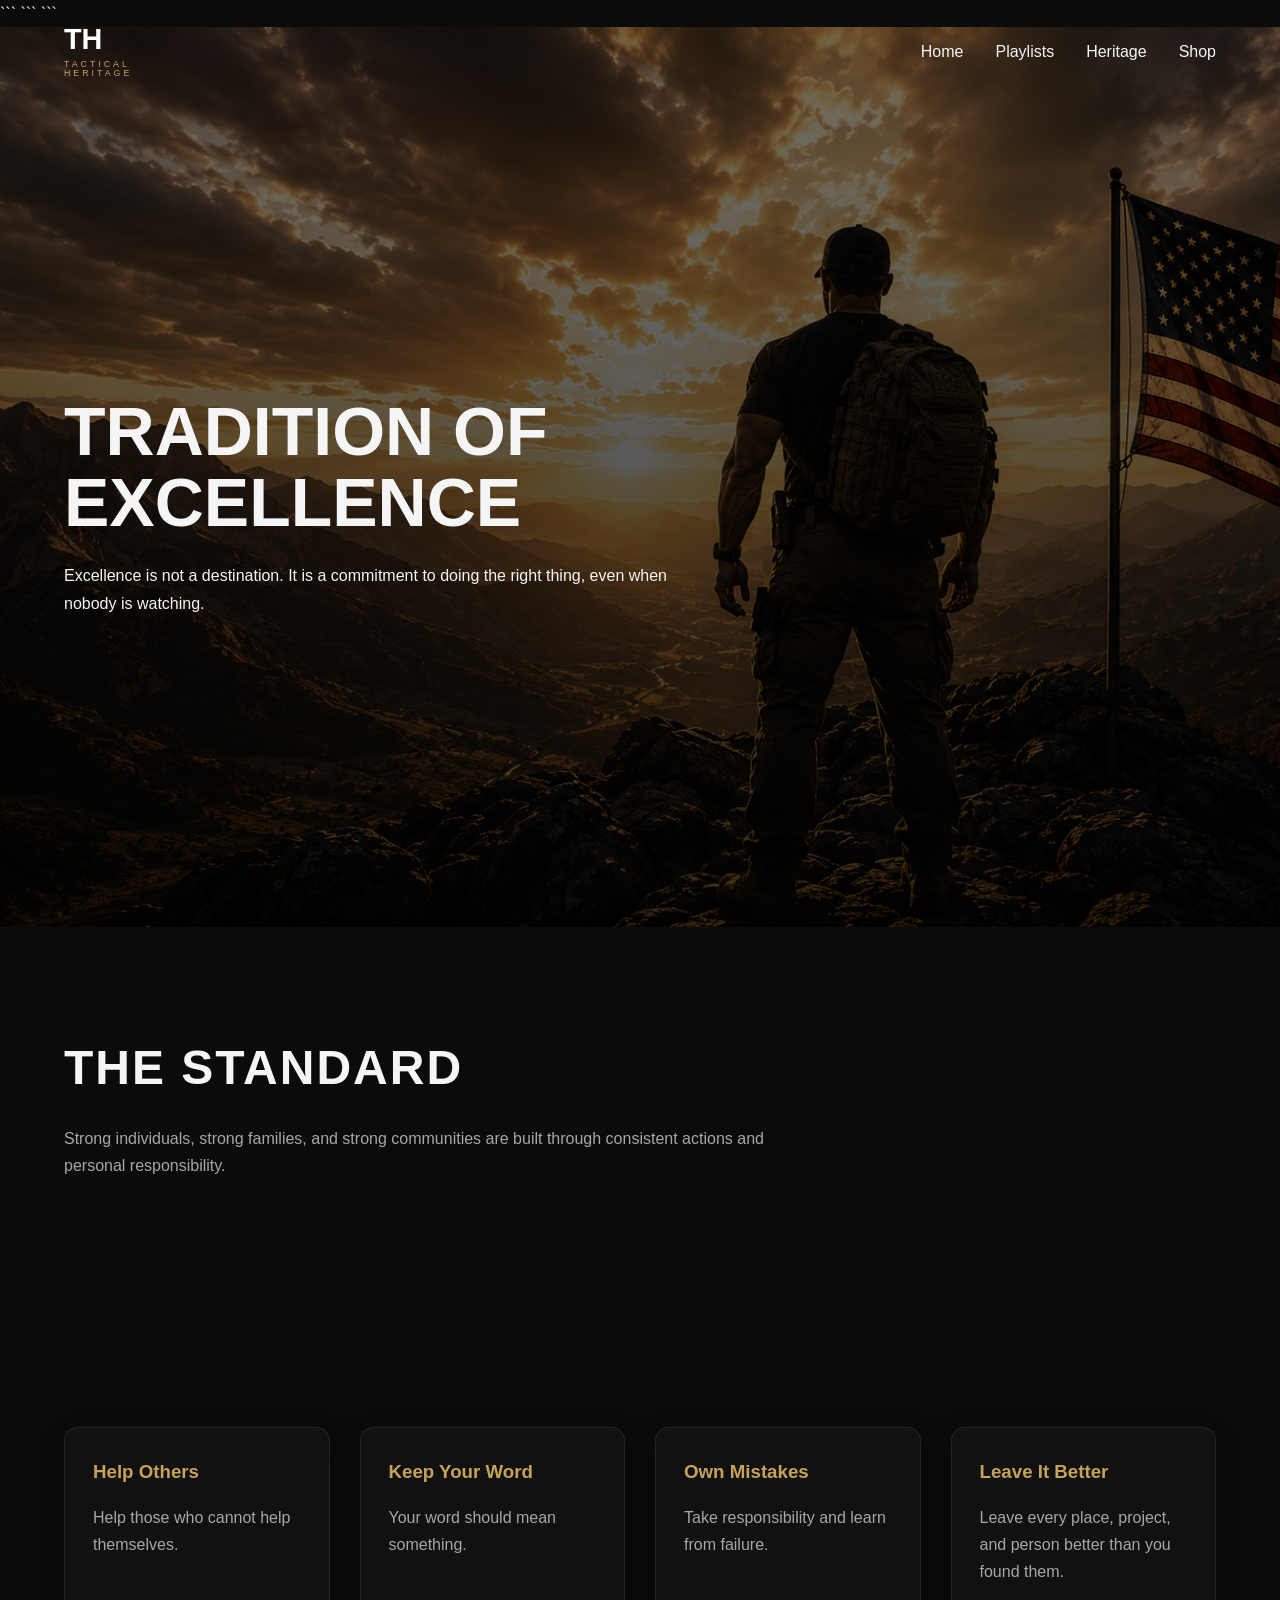
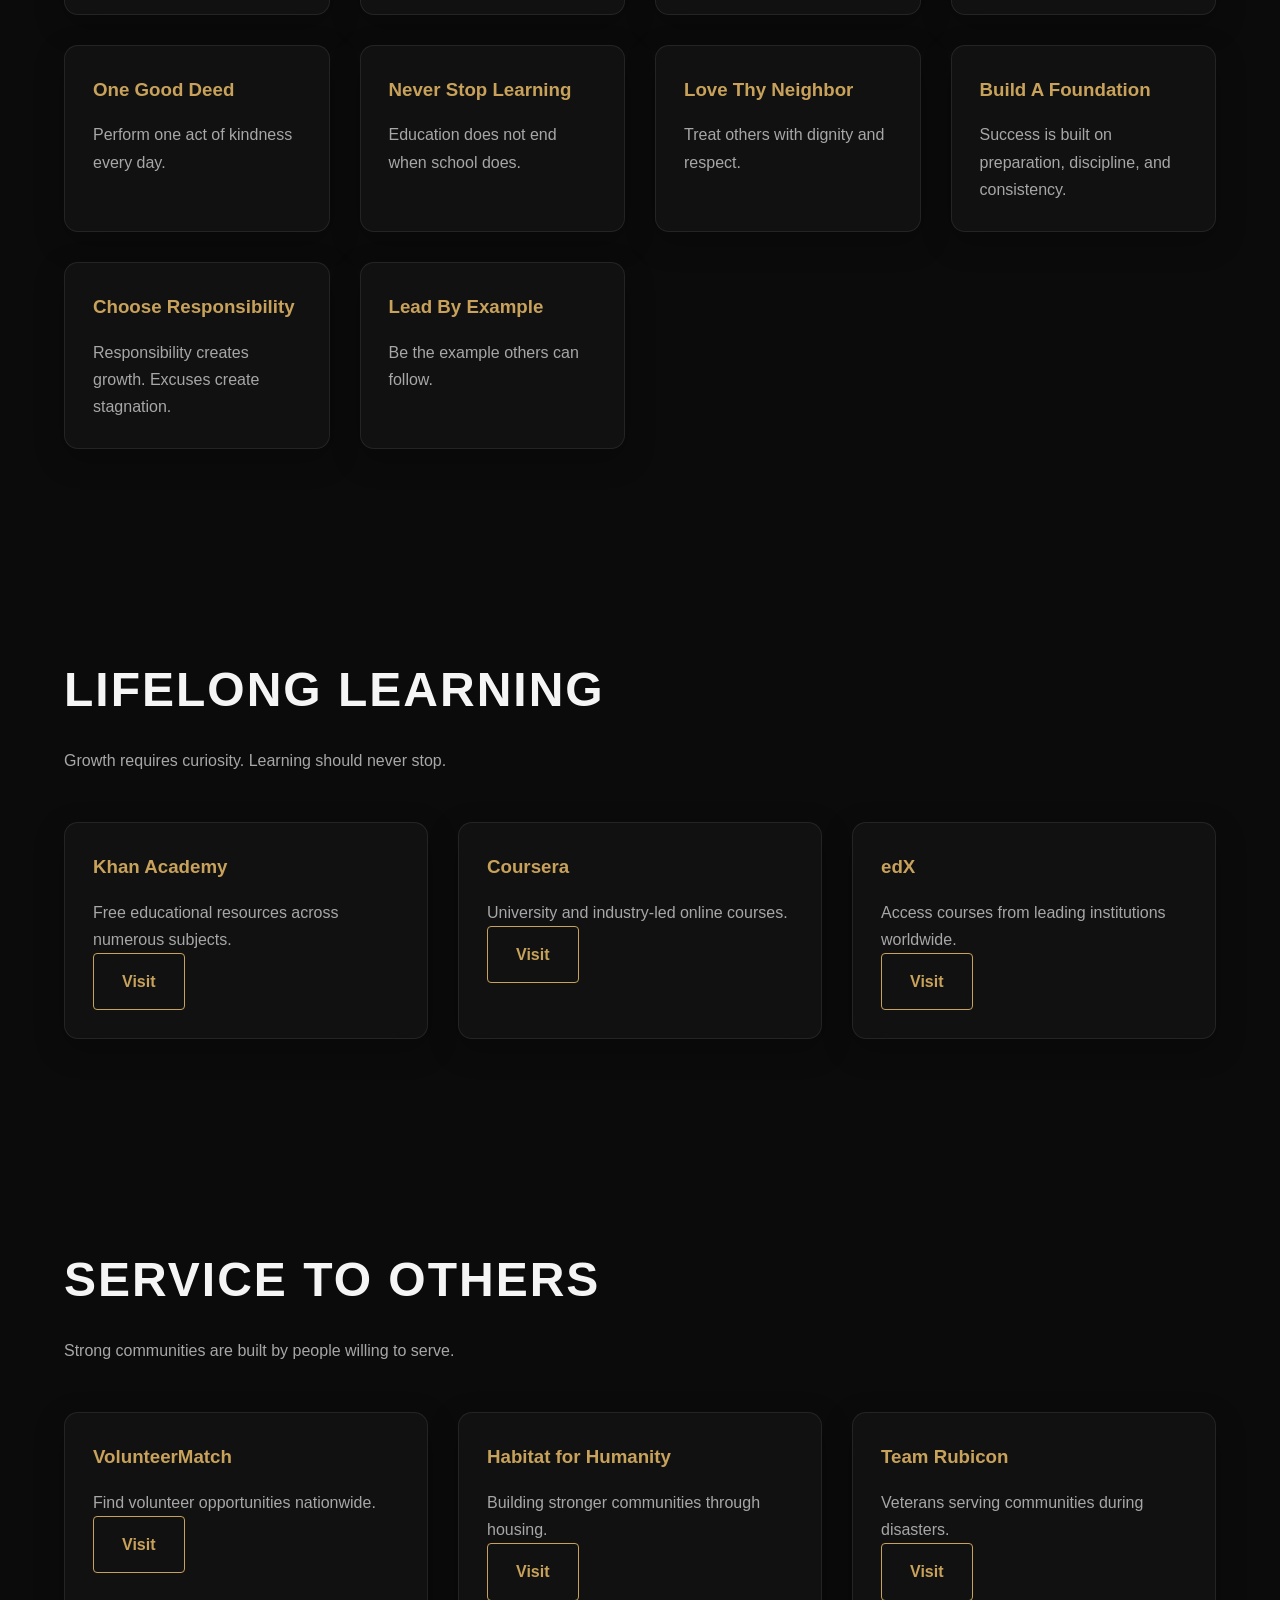
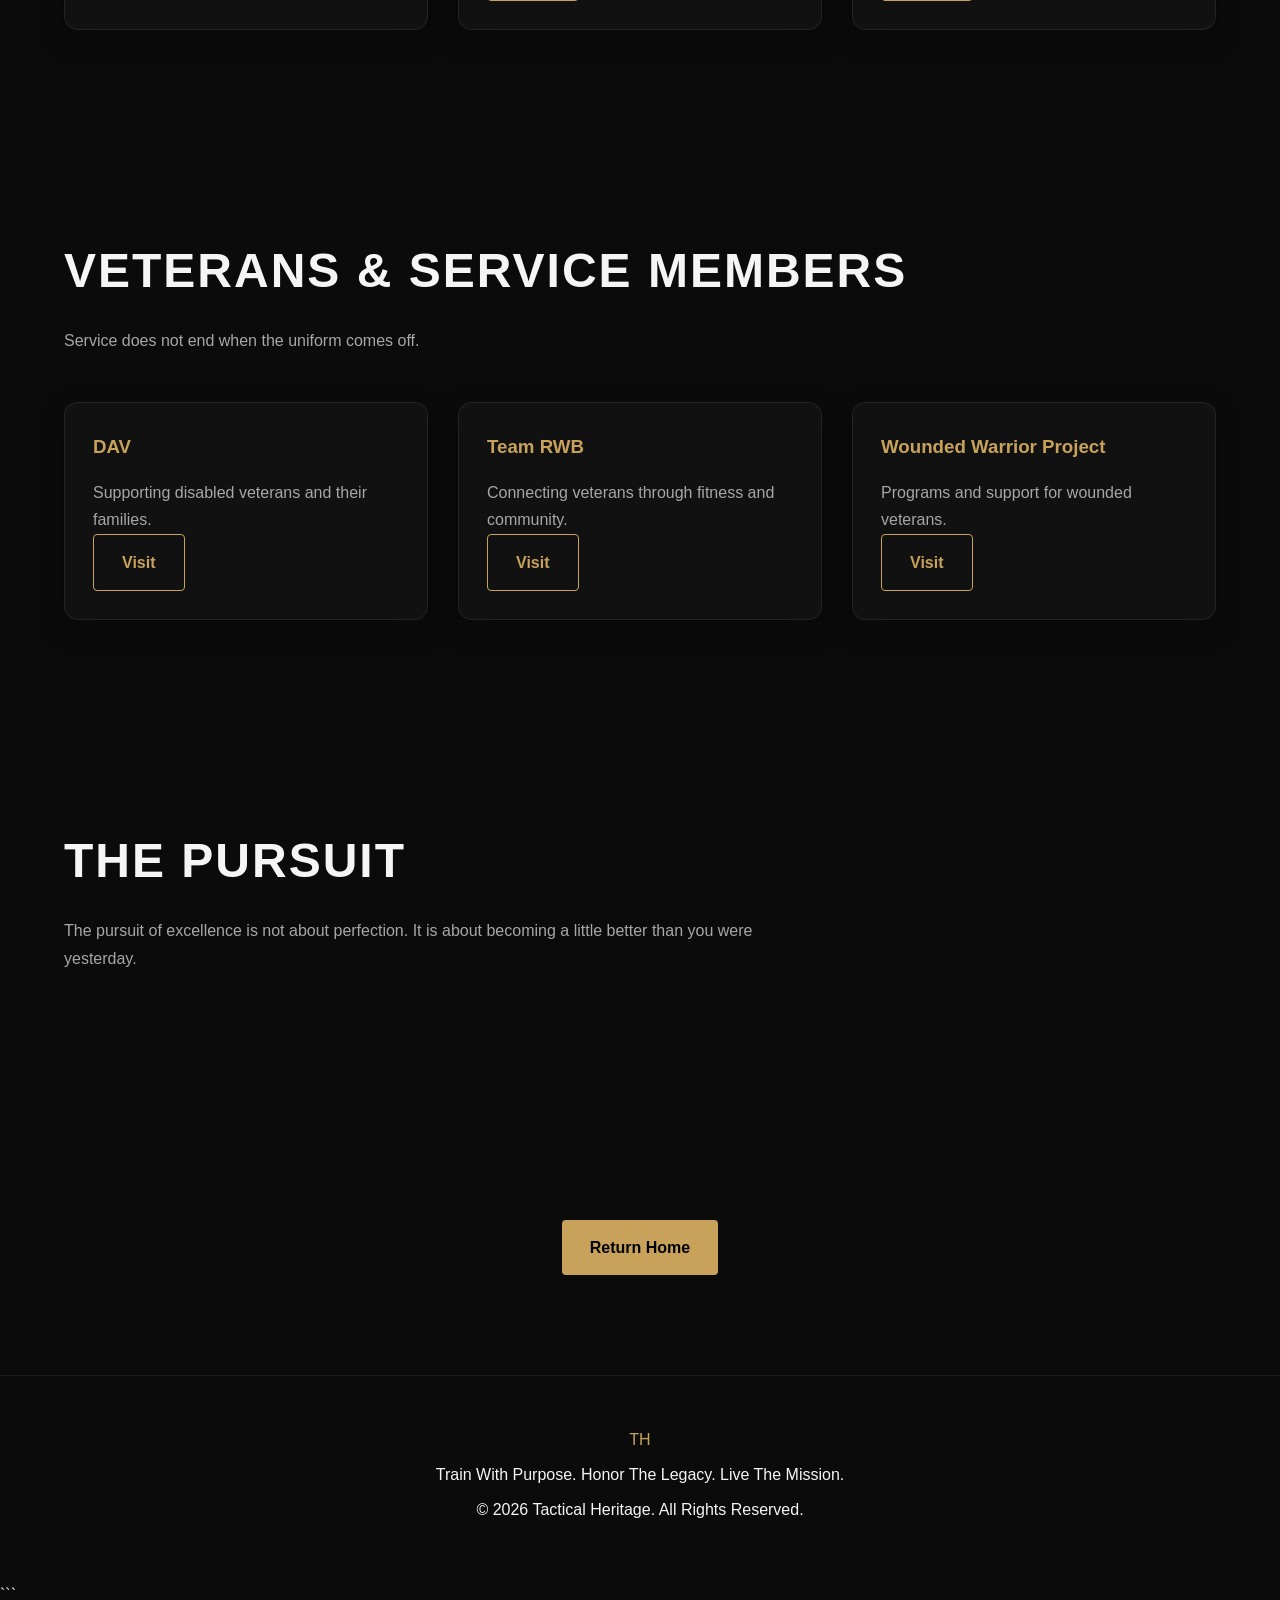
<file: pages/tradition-of-excellence.html>
<!DOCTYPE html>

<html lang="en">

<head>

```
<meta charset="UTF-8">
<meta name="viewport" content="width=device-width, initial-scale=1.0">

<title>Tradition of Excellence | Tactical Heritage</title>

<meta name="description"
    content="The principles, standards, and resources that help build strong individuals, strong families, and strong communities.">

<link rel="stylesheet" href="../css/style.css">
<link rel="stylesheet" href="../css/components.css">
<link rel="stylesheet" href="../css/responsive.css">
```

</head>

<body>

```
<!-- HEADER -->

<header class="site-header">

    <div class="container header-inner">

        <a href="../index.html" class="logo">
            <span class="logo-mark">TH</span>
            <span class="logo-text">TACTICAL</span>
            <span class="logo-text">HERITAGE</span>
        </a>

        <nav>

            <ul class="nav-menu">
                <li><a href="../index.html">Home</a></li>
                <li><a href="../index.html#playlists">Playlists</a></li>
                <li><a href="../index.html#heritage">Heritage</a></li>
                <li><a href="../index.html#collection">Shop</a></li>
            </ul>

        </nav>

    </div>

</header>

<!-- HERO -->

<section class="hero">

    <div class="container">

        <div class="hero-content">

            <h1>
                TRADITION OF EXCELLENCE
            </h1>

            <p>
                Excellence is not a destination.
                It is a commitment to doing the right thing,
                even when nobody is watching.
            </p>

        </div>

    </div>

</section>

<!-- INTRO -->

<section class="section">

    <div class="container">

        <h2 class="section-title">
            The Standard
        </h2>

        <p class="section-subtitle">
            Strong individuals, strong families, and strong communities
            are built through consistent actions and personal responsibility.
        </p>

    </div>

</section>

<!-- PRINCIPLES -->

<section class="section">

    <div class="container">

        <div class="mission-grid">

            <div class="card">
                <div class="card-content">
                    <h3>Help Others</h3>
                    <p>Help those who cannot help themselves.</p>
                </div>
            </div>

            <div class="card">
                <div class="card-content">
                    <h3>Keep Your Word</h3>
                    <p>Your word should mean something.</p>
                </div>
            </div>

            <div class="card">
                <div class="card-content">
                    <h3>Own Mistakes</h3>
                    <p>Take responsibility and learn from failure.</p>
                </div>
            </div>

            <div class="card">
                <div class="card-content">
                    <h3>Leave It Better</h3>
                    <p>Leave every place, project, and person better than you found them.</p>
                </div>
            </div>

            <div class="card">
                <div class="card-content">
                    <h3>One Good Deed</h3>
                    <p>Perform one act of kindness every day.</p>
                </div>
            </div>

            <div class="card">
                <div class="card-content">
                    <h3>Never Stop Learning</h3>
                    <p>Education does not end when school does.</p>
                </div>
            </div>

            <div class="card">
                <div class="card-content">
                    <h3>Love Thy Neighbor</h3>
                    <p>Treat others with dignity and respect.</p>
                </div>
            </div>

            <div class="card">
                <div class="card-content">
                    <h3>Build A Foundation</h3>
                    <p>Success is built on preparation, discipline, and consistency.</p>
                </div>
            </div>

            <div class="card">
                <div class="card-content">
                    <h3>Choose Responsibility</h3>
                    <p>Responsibility creates growth. Excuses create stagnation.</p>
                </div>
            </div>

            <div class="card">
                <div class="card-content">
                    <h3>Lead By Example</h3>
                    <p>Be the example others can follow.</p>
                </div>
            </div>

        </div>

    </div>

</section>

<!-- EDUCATION -->

<section class="section">

    <div class="container">

        <h2 class="section-title">
            Lifelong Learning
        </h2>

        <p class="section-subtitle">
            Growth requires curiosity. Learning should never stop.
        </p>

        <div class="mission-grid">

            <div class="card">
                <div class="card-content">
                    <h3>Khan Academy</h3>
                    <p>Free educational resources across numerous subjects.</p>
                    <a href="https://www.khanacademy.org" target="_blank" rel="noopener noreferrer" class="btn btn-outline">Visit</a>
                </div>
            </div>

            <div class="card">
                <div class="card-content">
                    <h3>Coursera</h3>
                    <p>University and industry-led online courses.</p>
                    <a href="https://www.coursera.org" target="_blank" rel="noopener noreferrer" class="btn btn-outline">Visit</a>
                </div>
            </div>

            <div class="card">
                <div class="card-content">
                    <h3>edX</h3>
                    <p>Access courses from leading institutions worldwide.</p>
                    <a href="https://www.edx.org" target="_blank" rel="noopener noreferrer" class="btn btn-outline">Visit</a>
                </div>
            </div>

        </div>

    </div>

</section>

<!-- SERVICE -->

<section class="section">

    <div class="container">

        <h2 class="section-title">
            Service To Others
        </h2>

        <p class="section-subtitle">
            Strong communities are built by people willing to serve.
        </p>

        <div class="mission-grid">

            <div class="card">
                <div class="card-content">
                    <h3>VolunteerMatch</h3>
                    <p>Find volunteer opportunities nationwide.</p>
                    <a href="https://www.volunteermatch.org" target="_blank" rel="noopener noreferrer" class="btn btn-outline">Visit</a>
                </div>
            </div>

            <div class="card">
                <div class="card-content">
                    <h3>Habitat for Humanity</h3>
                    <p>Building stronger communities through housing.</p>
                    <a href="https://www.habitat.org" target="_blank" rel="noopener noreferrer" class="btn btn-outline">Visit</a>
                </div>
            </div>

            <div class="card">
                <div class="card-content">
                    <h3>Team Rubicon</h3>
                    <p>Veterans serving communities during disasters.</p>
                    <a href="https://teamrubiconusa.org" target="_blank" rel="noopener noreferrer" class="btn btn-outline">Visit</a>
                </div>
            </div>

        </div>

    </div>

</section>

<!-- VETERANS -->

<section class="section">

    <div class="container">

        <h2 class="section-title">
            Veterans & Service Members
        </h2>

        <p class="section-subtitle">
            Service does not end when the uniform comes off.
        </p>

        <div class="mission-grid">

            <div class="card">
                <div class="card-content">
                    <h3>DAV</h3>
                    <p>Supporting disabled veterans and their families.</p>
                    <a href="https://www.dav.org" target="_blank" rel="noopener noreferrer" class="btn btn-outline">Visit</a>
                </div>
            </div>

            <div class="card">
                <div class="card-content">
                    <h3>Team RWB</h3>
                    <p>Connecting veterans through fitness and community.</p>
                    <a href="https://teamrwb.org" target="_blank" rel="noopener noreferrer" class="btn btn-outline">Visit</a>
                </div>
            </div>

            <div class="card">
                <div class="card-content">
                    <h3>Wounded Warrior Project</h3>
                    <p>Programs and support for wounded veterans.</p>
                    <a href="https://www.woundedwarriorproject.org" target="_blank" rel="noopener noreferrer" class="btn btn-outline">Visit</a>
                </div>
            </div>

        </div>

    </div>

</section>

<!-- CLOSING -->

<section class="section">

    <div class="container">

        <h2 class="section-title">
            The Pursuit
        </h2>

        <p class="section-subtitle">
            The pursuit of excellence is not about perfection.
            It is about becoming a little better than you were yesterday.
        </p>

    </div>

</section>

<!-- RETURN HOME -->

<section class="section">

    <div class="container" style="text-align:center;">

        <a href="../index.html" class="btn btn-primary">
            Return Home
        </a>

    </div>

</section>

<!-- FOOTER -->

<footer class="site-footer">

    <div class="container">

        <p class="gold">TH</p>

        <p>
            Train With Purpose.
            Honor The Legacy.
            Live The Mission.
        </p>

        <p>
            © 2026 Tactical Heritage. All Rights Reserved.
        </p>

    </div>

</footer>
```

</body>

</html>
</file>
<file: css/style.css>
/*
==================================================
Tactical Heritage
style.css

Version: 1.0
Purpose: Global Styles
==================================================
*/

:root{
    --bg-primary:#0B0B0B;
    --bg-secondary:#111111;

    --gold:#C8A25A;

    --white:#F5F5F5;
    --text-muted:#A7A7A7;

    --container-width:1200px;

    --transition:0.3s ease;
}

*{
    margin:0;
    padding:0;
    box-sizing:border-box;
}

html{
    scroll-behavior:smooth;
}

body{
    background:var(--bg-primary);
    color:var(--white);
    font-family:'Inter',sans-serif;
    line-height:1.7;
    overflow-x:hidden;
}

img{
    max-width:100%;
    display:block;
}

a{
    text-decoration:none;
    color:inherit;
}

ul{
    list-style:none;
}

.container{
    width:90%;
    max-width:var(--container-width);
    margin:0 auto;
}

.section{
    padding:100px 0;
}

.section-title{
    font-size:3rem;
    text-transform:uppercase;
    margin-bottom:1rem;
    letter-spacing:2px;
}

.section-subtitle{
    color:var(--text-muted);
    max-width:700px;
    margin-bottom:3rem;
}

.gold{
    color:var(--gold);
}
</file>
<file: css/components.css>
/*
==================================================
Tactical Heritage
components.css

Version: 4.0
Purpose: Premium Components & Heritage Redesign
==================================================
*/

/* HEADER */

.site-header{
    position:absolute;
    width:100%;
    top:0;
    left:0;
    z-index:1000;
}

.header-inner{
    display:flex;
    justify-content:space-between;
    align-items:center;
    padding:25px 0;
}

.logo{
    display:flex;
    flex-direction:column;
    align-items:flex-start;
    text-decoration:none;
    line-height:1;
}

.logo-mark{
    font-size:1.8rem;
    font-weight:800;
    color:#ffffff;
    margin-bottom:6px;
}

.logo-text{
    font-size:.55rem;
    letter-spacing:3px;
    color:var(--gold);
}
.nav-menu{
    display:flex;
    gap:2rem;
}

.nav-menu a{
    font-weight:500;
    transition:var(--transition);
}

.nav-menu a:hover{
    color:var(--gold);
}

/* BUTTONS */

.btn{
    display:inline-block;
    padding:14px 28px;
    border-radius:4px;
    font-weight:600;
    transition:var(--transition);
}

.btn-primary{
    background:var(--gold);
    color:#000;
}

.btn-primary:hover{
    transform:translateY(-3px);
}

.btn-outline{
    border:1px solid var(--gold);
    color:var(--gold);
}

.btn-outline:hover{
    background:var(--gold);
    color:#000;
}

/* HERO */

.hero{
    min-height:100vh;
    background-image:
        linear-gradient(
            rgba(0,0,0,.55),
            rgba(0,0,0,.75)
        ),
        url('../assets/images/hero/hero-homepage-desktop.webp');

    background-size:cover;
    background-position:center;
    display:flex;
    align-items:center;
}

.hero-content{
    max-width:720px;
    padding-top:90px;
}

.hero h1{
    font-size:4.25rem;
    line-height:1.05;
    margin-bottom:1.5rem;
    text-transform:uppercase;
}

.hero p{
    max-width:650px;
    margin-bottom:2rem;
    color:var(--white);
}

.hero-buttons{
    display:flex;
    gap:1rem;
    flex-wrap:wrap;
}
/* FOUNDATION GRID */

.mission-grid{
    display:grid;
    grid-template-columns:repeat(auto-fit,minmax(250px,1fr));
    gap:30px;
}

/* CARDS */

.card{
    background:var(--bg-secondary);
    border:1px solid rgba(255,255,255,.08);
    border-radius:14px;
    overflow:hidden;
    transition:.35s ease;
    box-shadow:0 10px 30px rgba(0,0,0,.25);
}

.card:hover{
    transform:translateY(-8px);
    border-color:var(--gold);
}

.card-content{
    padding:28px;
}

.card h3{
    margin-bottom:1rem;
    color:var(--gold);
}

.card p{
    color:var(--text-muted);
}

.card-image{
    width:100%;
    height:260px;
    object-fit:cover;
    transition:transform .5s ease;
}

.card:hover .card-image{
    transform:scale(1.05);
}

/* HERITAGE REDESIGN */

.heritage-story{
    display:grid;
    grid-template-columns:1fr 1fr;
    gap:60px;
    align-items:center;
    margin-bottom:120px;
}

.heritage-story:last-child{
    margin-bottom:0;
}

.heritage-story.reverse .heritage-image{
    order:2;
}

.heritage-story.reverse .heritage-content{
    order:1;
}

.heritage-image img{
    width:100%;
    border-radius:14px;
    display:block;
}

.heritage-content h3{
    color:var(--gold);
    font-size:2rem;
    margin-bottom:1rem;
    text-transform:uppercase;
}

.heritage-content p{
    color:var(--text-muted);
    margin-bottom:2rem;
    max-width:600px;
}

/* COLLECTION */

.collection-banner{
    border-radius:14px;
    overflow:hidden;
    margin-bottom:25px;
}

.collection-banner img{
    width:100%;
    display:block;
}

/* NEWSLETTER */

.newsletter{
    background:var(--bg-secondary);
    padding:45px;
    border-radius:14px;
    border:1px solid rgba(255,255,255,.08);
}

.newsletter-form{
    display:flex;
    gap:15px;
    flex-wrap:wrap;
}

.newsletter-form input{
    flex:1;
    min-width:250px;
    padding:16px;
    border:none;
    border-radius:4px;
    font-size:1rem;
}

.newsletter-form button{
    border:none;
    cursor:pointer;
}

/* FOOTER */

.site-footer{
    border-top:1px solid rgba(255,255,255,.08);
    text-align:center;
    padding:50px 0;
}

.site-footer p{
    margin-bottom:8px;
}
</file>
<file: css/responsive.css>
/*
==================================================
Tactical Heritage
responsive.css

Version: 1.0
Purpose: Responsive Styles
==================================================
*/

@media(max-width:1024px){

.hero h1{
    font-size:4rem;
}

}

@media(max-width:768px){

.nav-menu{
    display:none;
}

.hero h1{
    font-size:3rem;
}

.section-title{
    font-size:2.2rem;
}

.section{
    padding:75px 0;
}

}

@media(max-width:480px){

.hero h1{
    font-size:2.4rem;
}

.hero-buttons{
    flex-direction:column;
}

.btn{
    width:100%;
    text-align:center;
}

}
</file>
